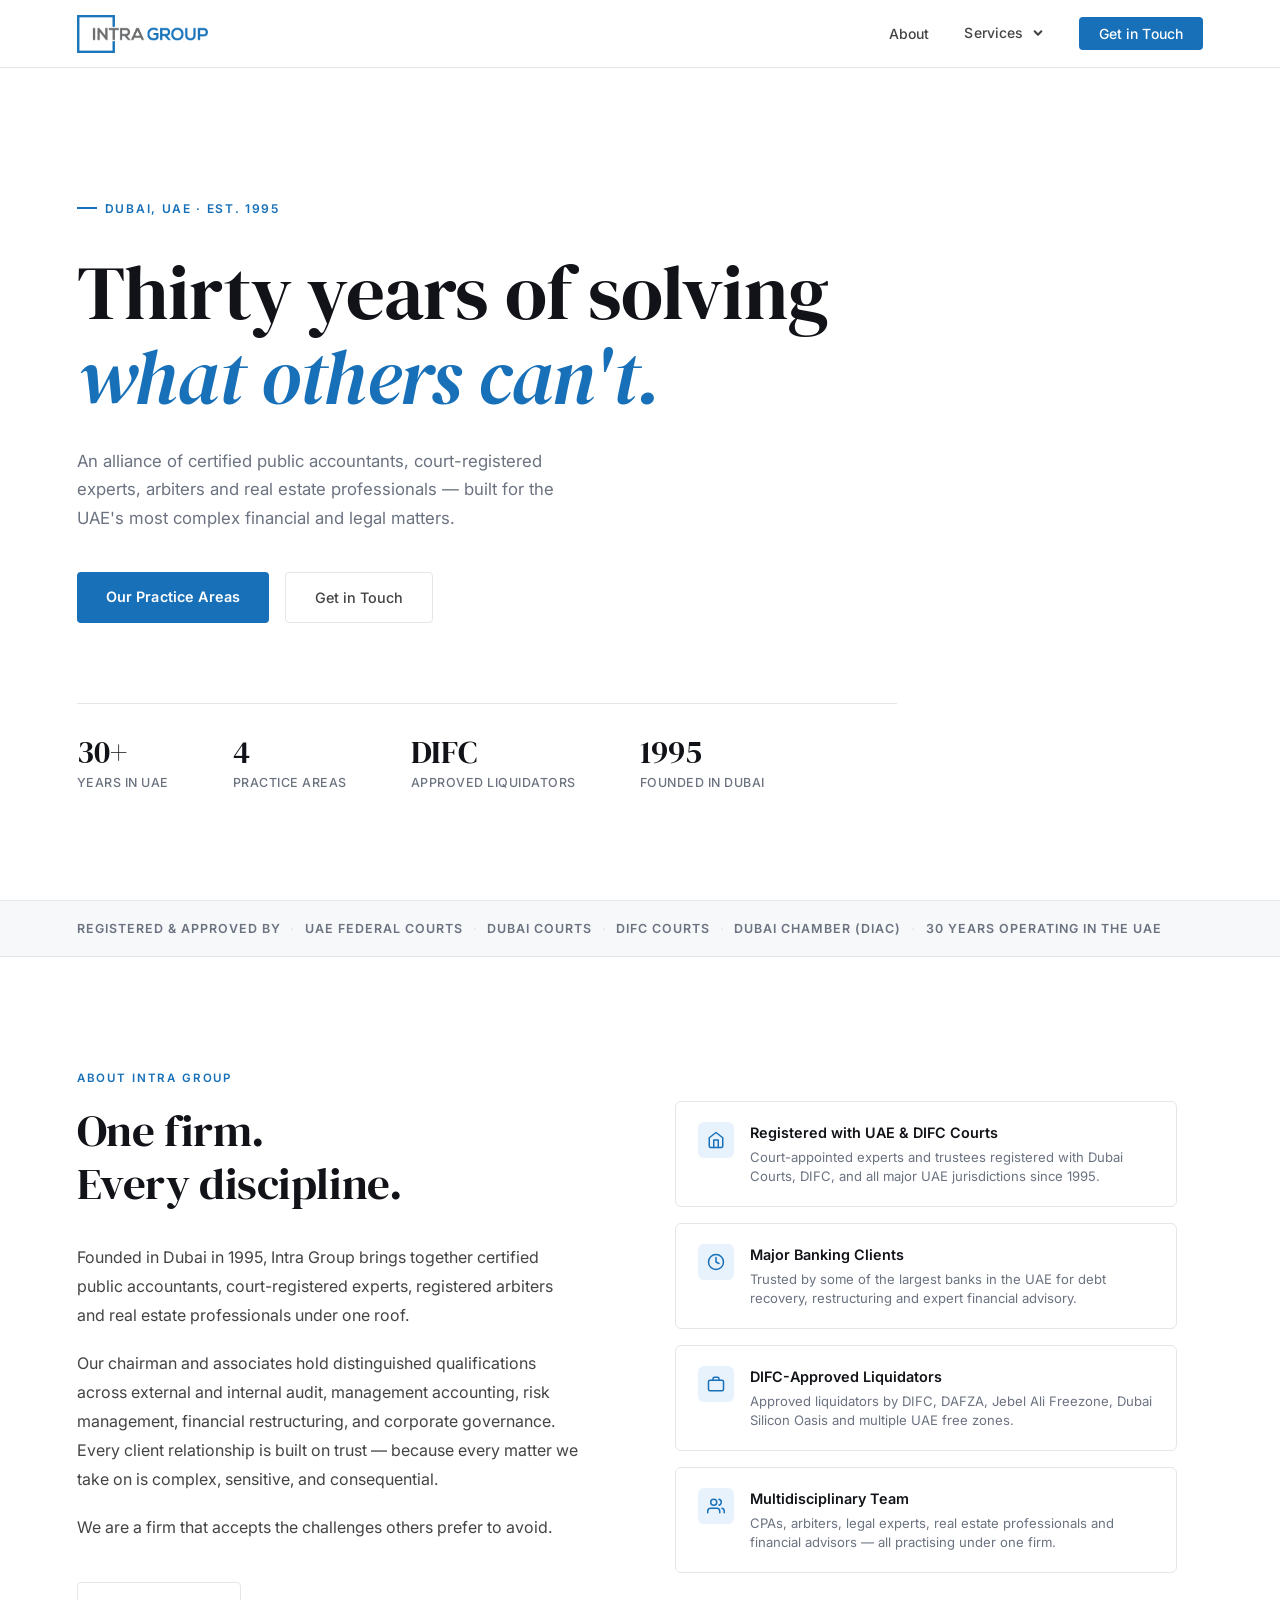
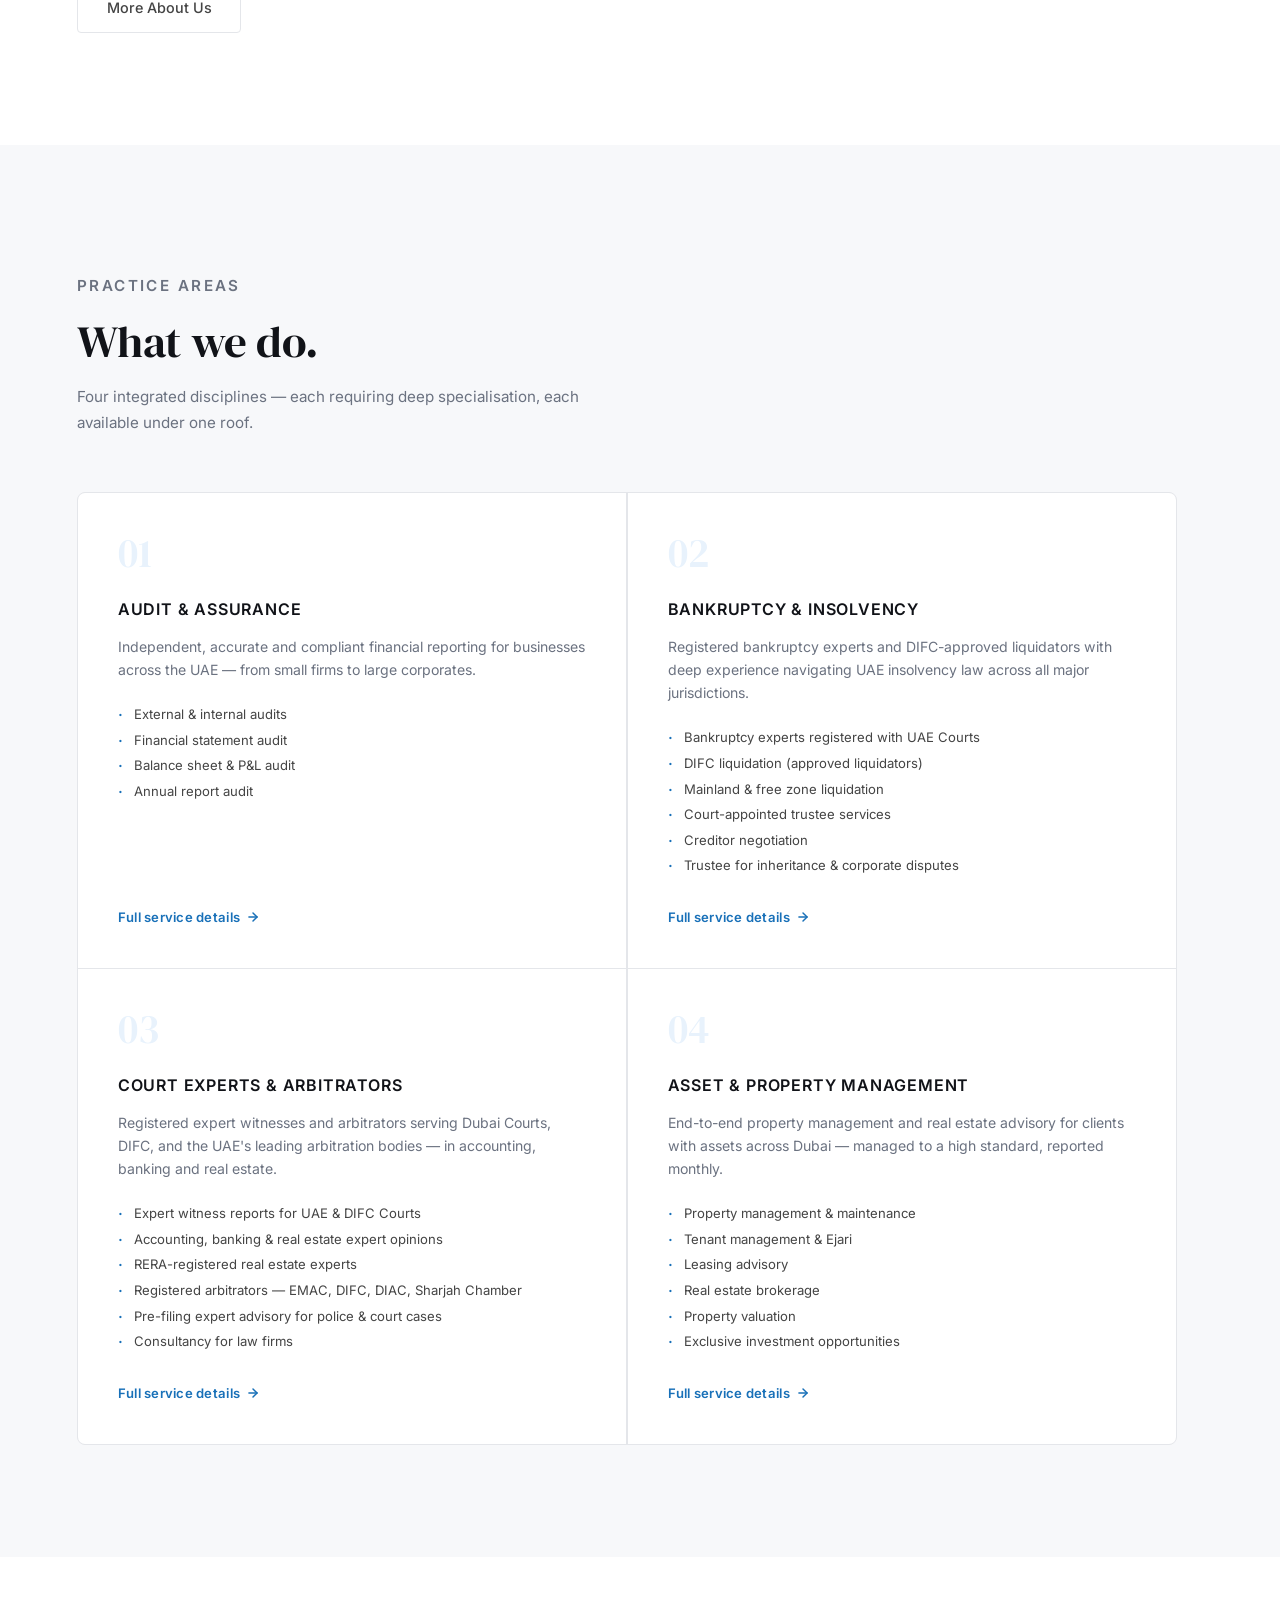
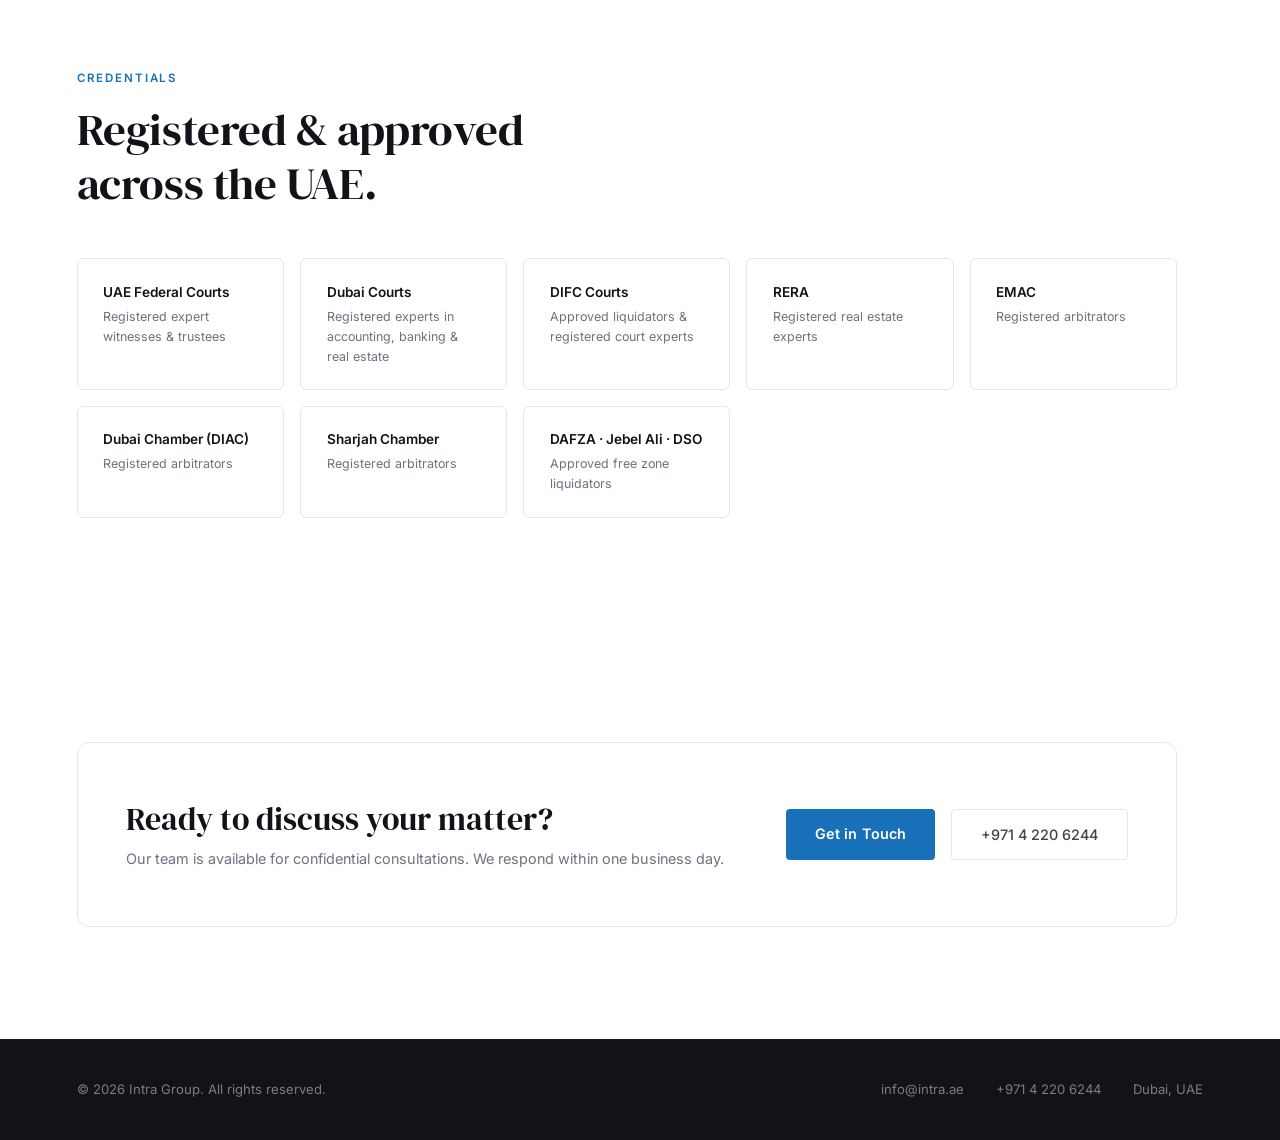
<file: index.html>
<!DOCTYPE html>
<html lang="en">
<head>
  <meta charset="UTF-8" />
  <meta name="viewport" content="width=device-width, initial-scale=1.0" />
  <title>Intra Group | Bankruptcy | DIFC Liquidation | Court Experts | Auditing | Dubai</title>
  <meta name="description" content="Intra Group — 30 years of financial and legal expertise in the UAE. DIFC-approved liquidators, court-appointed experts in accounting, banking and real estate, registered arbitrators, and audit professionals serving Dubai Courts since 1995." />
  <meta name="keywords" content="DIFC liquidation Dubai, bankruptcy UAE, court expert witness accounting, arbitration Dubai, DIFC approved liquidator, audit firm Dubai, expert witness UAE, court appointed expert Dubai, bankruptcy trustee UAE" />
  <link rel="preconnect" href="https://fonts.googleapis.com" />
  <link rel="preconnect" href="https://fonts.gstatic.com" crossorigin />
  <link href="https://fonts.googleapis.com/css2?family=DM+Serif+Display:ital@0;1&family=Inter:wght@300;400;500;600&display=swap" rel="stylesheet" />
  <link rel="stylesheet" href="style.css" />
</head>
<body>

  <!-- NAV -->
  <nav id="site-nav"></nav>
  <script src="nav.js"></script>

  <!-- HERO -->
  <section id="home">
    <div class="hero-inner">
      <p class="hero-tag">Dubai, UAE · Est. 1995</p>
      <h1 class="hero-title">Thirty years of solving<br><em>what others can't.</em></h1>
      <p class="hero-sub">An alliance of certified public accountants, court-registered experts, arbiters and real estate professionals — built for the UAE's most complex financial and legal matters.</p>
      <div class="hero-actions">
        <a href="#services" class="btn-primary">Our Practice Areas</a>
        <a href="contact.html" class="btn-ghost">Get in Touch</a>
      </div>
      <div class="hero-stats">
        <div class="stat-item">
          <div class="stat-number">30+</div>
          <div class="stat-label">Years in UAE</div>
        </div>
        <div class="stat-item">
          <div class="stat-number">4</div>
          <div class="stat-label">Practice Areas</div>
        </div>
        <div class="stat-item">
          <div class="stat-number">DIFC</div>
          <div class="stat-label">Approved Liquidators</div>
        </div>
        <div class="stat-item">
          <div class="stat-number">1995</div>
          <div class="stat-label">Founded in Dubai</div>
        </div>
      </div>
    </div>
  </section>

  <!-- TRUST STRIP -->
  <div class="trust-strip">
    Registered &amp; Approved by
    <span>·</span> UAE Federal Courts
    <span>·</span> Dubai Courts
    <span>·</span> DIFC Courts
    <span>·</span> Dubai Chamber (DIAC)
    <span>·</span> 30 Years Operating in the UAE
  </div>

  <!-- ABOUT -->
  <section id="about">
    <div class="container">
      <div class="about-grid">
        <div>
          <p class="section-tag">About Intra Group</p>
          <h2 class="section-title">One firm.<br>Every discipline.</h2>
          <div class="about-body">
            <p>Founded in Dubai in 1995, Intra Group brings together certified public accountants, court-registered experts, registered arbiters and real estate professionals under one roof.</p>
            <p>Our chairman and associates hold distinguished qualifications across external and internal audit, management accounting, risk management, financial restructuring, and corporate governance. Every client relationship is built on trust — because every matter we take on is complex, sensitive, and consequential.</p>
            <p>We are a firm that accepts the challenges others prefer to avoid.</p>
          </div>
          <div style="margin-top:2.5rem;">
            <a href="about.html" class="btn-ghost">More About Us</a>
          </div>
        </div>
        <div class="about-credentials">
          <div class="credential">
            <div class="credential-icon">
              <svg width="18" height="18" viewBox="0 0 24 24" fill="none" stroke="#1870b8" stroke-width="2" stroke-linecap="round" stroke-linejoin="round"><path d="M3 9l9-7 9 7v11a2 2 0 0 1-2 2H5a2 2 0 0 1-2-2z"/><polyline points="9 22 9 12 15 12 15 22"/></svg>
            </div>
            <div class="credential-text">
              <h4>Registered with UAE &amp; DIFC Courts</h4>
              <p>Court-appointed experts and trustees registered with Dubai Courts, DIFC, and all major UAE jurisdictions since 1995.</p>
            </div>
          </div>
          <div class="credential">
            <div class="credential-icon">
              <svg width="18" height="18" viewBox="0 0 24 24" fill="none" stroke="#1870b8" stroke-width="2" stroke-linecap="round" stroke-linejoin="round"><circle cx="12" cy="12" r="10"/><polyline points="12 6 12 12 16 14"/></svg>
            </div>
            <div class="credential-text">
              <h4>Major Banking Clients</h4>
              <p>Trusted by some of the largest banks in the UAE for debt recovery, restructuring and expert financial advisory.</p>
            </div>
          </div>
          <div class="credential">
            <div class="credential-icon">
              <svg width="18" height="18" viewBox="0 0 24 24" fill="none" stroke="#1870b8" stroke-width="2" stroke-linecap="round" stroke-linejoin="round"><rect x="2" y="7" width="20" height="14" rx="2"/><path d="M16 7V5a2 2 0 0 0-2-2h-4a2 2 0 0 0-2 2v2"/></svg>
            </div>
            <div class="credential-text">
              <h4>DIFC-Approved Liquidators</h4>
              <p>Approved liquidators by DIFC, DAFZA, Jebel Ali Freezone, Dubai Silicon Oasis and multiple UAE free zones.</p>
            </div>
          </div>
          <div class="credential">
            <div class="credential-icon">
              <svg width="18" height="18" viewBox="0 0 24 24" fill="none" stroke="#1870b8" stroke-width="2" stroke-linecap="round" stroke-linejoin="round"><path d="M17 21v-2a4 4 0 0 0-4-4H5a4 4 0 0 0-4 4v2"/><circle cx="9" cy="7" r="4"/><path d="M23 21v-2a4 4 0 0 0-3-3.87"/><path d="M16 3.13a4 4 0 0 1 0 7.75"/></svg>
            </div>
            <div class="credential-text">
              <h4>Multidisciplinary Team</h4>
              <p>CPAs, arbiters, legal experts, real estate professionals and financial advisors — all practising under one firm.</p>
            </div>
          </div>
        </div>
      </div>
    </div>
  </section>

  <!-- PILLARS -->
  <section id="services">
    <div class="container">
      <div class="pillars-header">
        <p class="section-tag">Practice Areas</p>
        <h2 class="section-title">What we do.</h2>
        <p>Four integrated disciplines — each requiring deep specialisation, each available under one roof.</p>
      </div>
      <div class="pillars-grid">

        <div class="pillar">
          <div class="pillar-number">01</div>
          <h3>Audit &amp; Assurance</h3>
          <p class="pillar-desc">Independent, accurate and compliant financial reporting for businesses across the UAE — from small firms to large corporates.</p>
          <ul class="pillar-services">
            <li>External &amp; internal audits</li>
            <li>Financial statement audit</li>
            <li>Balance sheet &amp; P&amp;L audit</li>
            <li>Annual report audit</li>
          </ul>
          <a href="services/audit.html" class="pillar-link">Full service details
            <svg width="14" height="14" viewBox="0 0 24 24" fill="none" stroke="currentColor" stroke-width="2.5" stroke-linecap="round" stroke-linejoin="round"><line x1="5" y1="12" x2="19" y2="12"/><polyline points="12 5 19 12 12 19"/></svg>
          </a>
        </div>

        <div class="pillar">
          <div class="pillar-number">02</div>
          <h3>Bankruptcy &amp; Insolvency</h3>
          <p class="pillar-desc">Registered bankruptcy experts and DIFC-approved liquidators with deep experience navigating UAE insolvency law across all major jurisdictions.</p>
          <ul class="pillar-services">
            <li>Bankruptcy experts registered with UAE Courts</li>
            <li>DIFC liquidation (approved liquidators)</li>
            <li>Mainland &amp; free zone liquidation</li>
            <li>Court-appointed trustee services</li>
            <li>Creditor negotiation</li>
            <li>Trustee for inheritance &amp; corporate disputes</li>
          </ul>
          <a href="services/bankruptcy.html" class="pillar-link">Full service details
            <svg width="14" height="14" viewBox="0 0 24 24" fill="none" stroke="currentColor" stroke-width="2.5" stroke-linecap="round" stroke-linejoin="round"><line x1="5" y1="12" x2="19" y2="12"/><polyline points="12 5 19 12 12 19"/></svg>
          </a>
        </div>

        <div class="pillar">
          <div class="pillar-number">03</div>
          <h3>Court Experts &amp; Arbitrators</h3>
          <p class="pillar-desc">Registered expert witnesses and arbitrators serving Dubai Courts, DIFC, and the UAE's leading arbitration bodies — in accounting, banking and real estate.</p>
          <ul class="pillar-services">
            <li>Expert witness reports for UAE &amp; DIFC Courts</li>
            <li>Accounting, banking &amp; real estate expert opinions</li>
            <li>RERA-registered real estate experts</li>
            <li>Registered arbitrators — EMAC, DIFC, DIAC, Sharjah Chamber</li>
            <li>Pre-filing expert advisory for police &amp; court cases</li>
            <li>Consultancy for law firms</li>
          </ul>
          <a href="services/court-experts.html" class="pillar-link">Full service details
            <svg width="14" height="14" viewBox="0 0 24 24" fill="none" stroke="currentColor" stroke-width="2.5" stroke-linecap="round" stroke-linejoin="round"><line x1="5" y1="12" x2="19" y2="12"/><polyline points="12 5 19 12 12 19"/></svg>
          </a>
        </div>

        <div class="pillar">
          <div class="pillar-number">04</div>
          <h3>Asset &amp; Property Management</h3>
          <p class="pillar-desc">End-to-end property management and real estate advisory for clients with assets across Dubai — managed to a high standard, reported monthly.</p>
          <ul class="pillar-services">
            <li>Property management &amp; maintenance</li>
            <li>Tenant management &amp; Ejari</li>
            <li>Leasing advisory</li>
            <li>Real estate brokerage</li>
            <li>Property valuation</li>
            <li>Exclusive investment opportunities</li>
          </ul>
          <a href="services/property.html" class="pillar-link">Full service details
            <svg width="14" height="14" viewBox="0 0 24 24" fill="none" stroke="currentColor" stroke-width="2.5" stroke-linecap="round" stroke-linejoin="round"><line x1="5" y1="12" x2="19" y2="12"/><polyline points="12 5 19 12 12 19"/></svg>
          </a>
        </div>

      </div>
    </div>
  </section>

  <!-- REGISTRATIONS -->
  <section id="registrations">
    <div class="container">
      <p class="section-tag">Credentials</p>
      <h2 class="section-title">Registered &amp; approved<br>across the UAE.</h2>
      <div class="reg-grid">
        <div class="reg-item">
          <div class="reg-body">UAE Federal Courts</div>
          <div class="reg-sub">Registered expert witnesses &amp; trustees</div>
        </div>
        <div class="reg-item">
          <div class="reg-body">Dubai Courts</div>
          <div class="reg-sub">Registered experts in accounting, banking &amp; real estate</div>
        </div>
        <div class="reg-item">
          <div class="reg-body">DIFC Courts</div>
          <div class="reg-sub">Approved liquidators &amp; registered court experts</div>
        </div>
        <div class="reg-item">
          <div class="reg-body">RERA</div>
          <div class="reg-sub">Registered real estate experts</div>
        </div>
        <div class="reg-item">
          <div class="reg-body">EMAC</div>
          <div class="reg-sub">Registered arbitrators</div>
        </div>
        <div class="reg-item">
          <div class="reg-body">Dubai Chamber (DIAC)</div>
          <div class="reg-sub">Registered arbitrators</div>
        </div>
        <div class="reg-item">
          <div class="reg-body">Sharjah Chamber</div>
          <div class="reg-sub">Registered arbitrators</div>
        </div>
        <div class="reg-item">
          <div class="reg-body">DAFZA · Jebel Ali · DSO</div>
          <div class="reg-sub">Approved free zone liquidators</div>
        </div>
      </div>
    </div>
  </section>

  <!-- CONTACT CTA -->
  <section class="home-cta">
    <div class="container">
      <div class="home-cta-inner">
        <div>
          <h2>Ready to discuss your matter?</h2>
          <p>Our team is available for confidential consultations. We respond within one business day.</p>
        </div>
        <div style="display:flex; gap:1rem; flex-shrink:0; flex-wrap:wrap;">
          <a href="contact.html" class="btn-primary">Get in Touch</a>
          <a href="tel:+97142206244" class="btn-ghost">+971 4 220 6244</a>
        </div>
      </div>
    </div>
  </section>

  <!-- FOOTER -->
  <footer>
    <span>© 2026 Intra Group. All rights reserved.</span>
    <div class="footer-right">
      <a href="mailto:info@intra.ae">info@intra.ae</a>
      <a href="tel:+97142206244">+971 4 220 6244</a>
      <span>Dubai, UAE</span>
    </div>
  </footer>

</body>
</html>
</file>
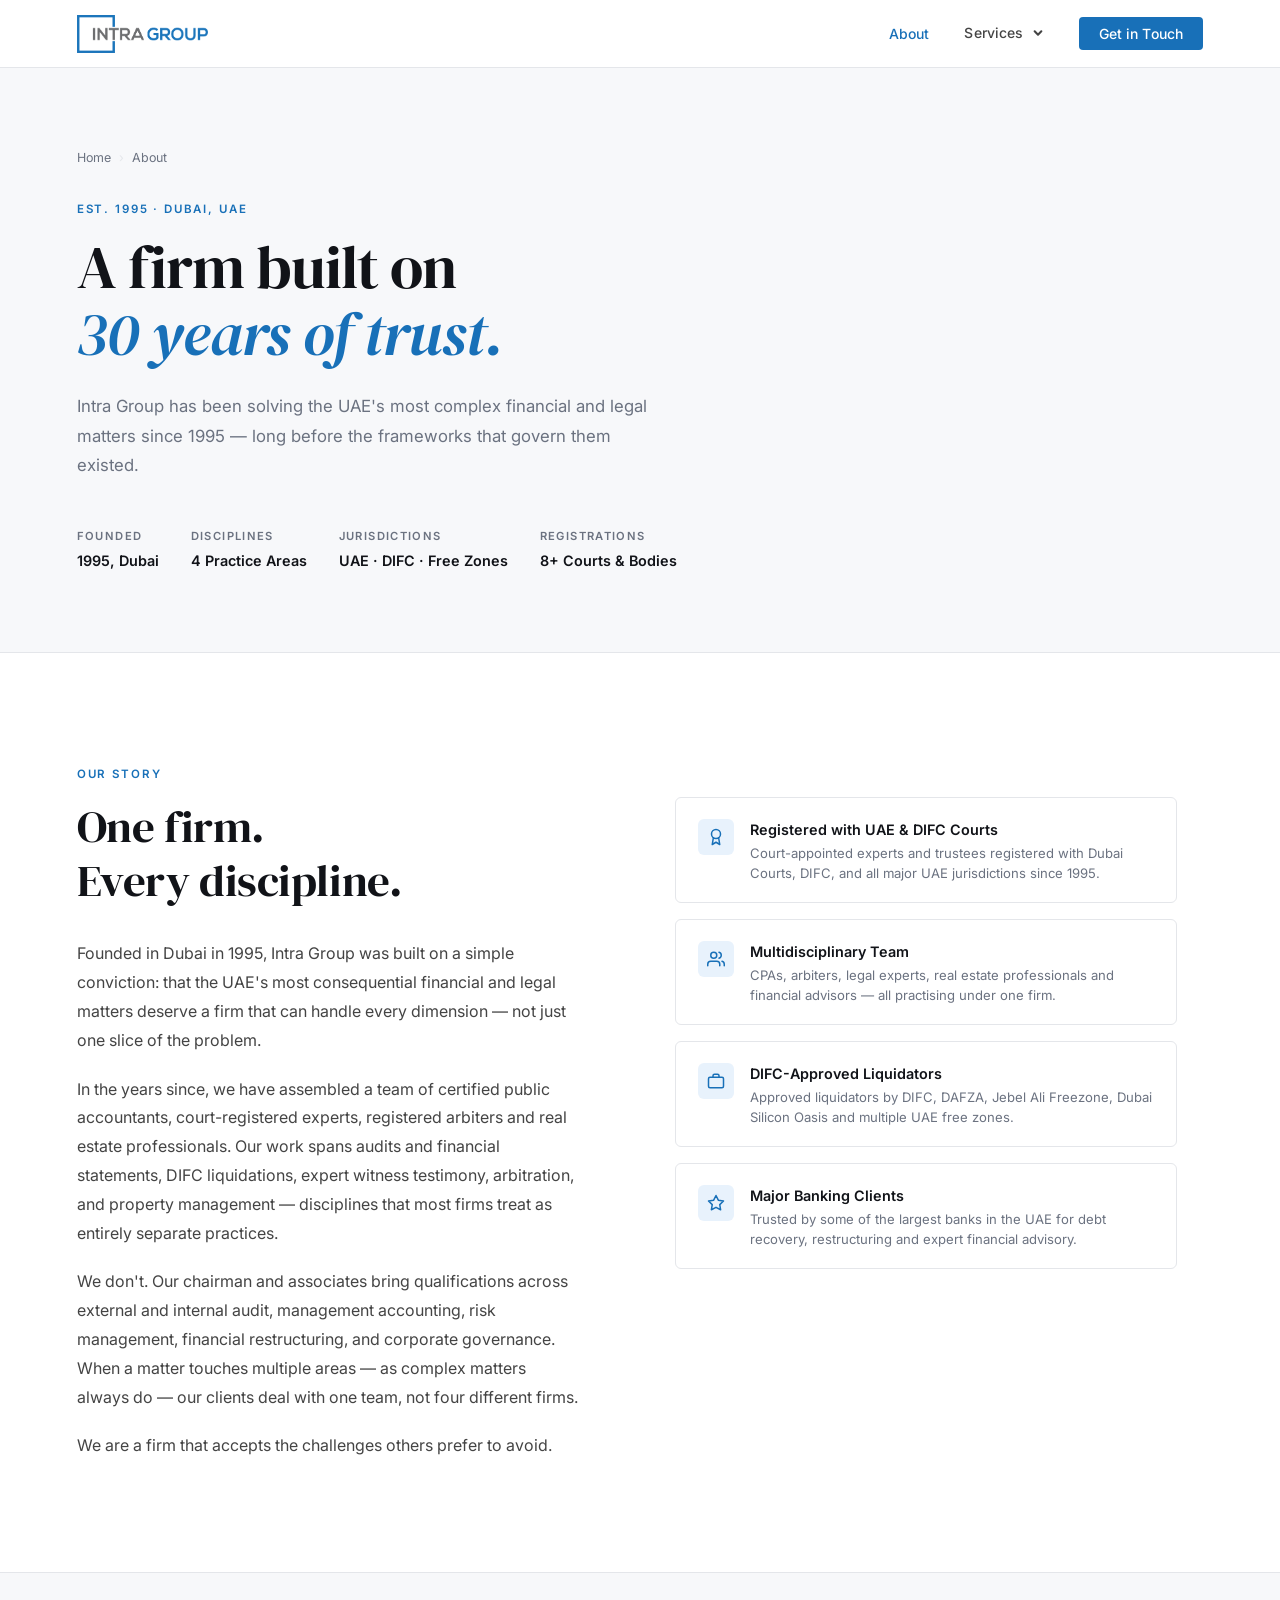
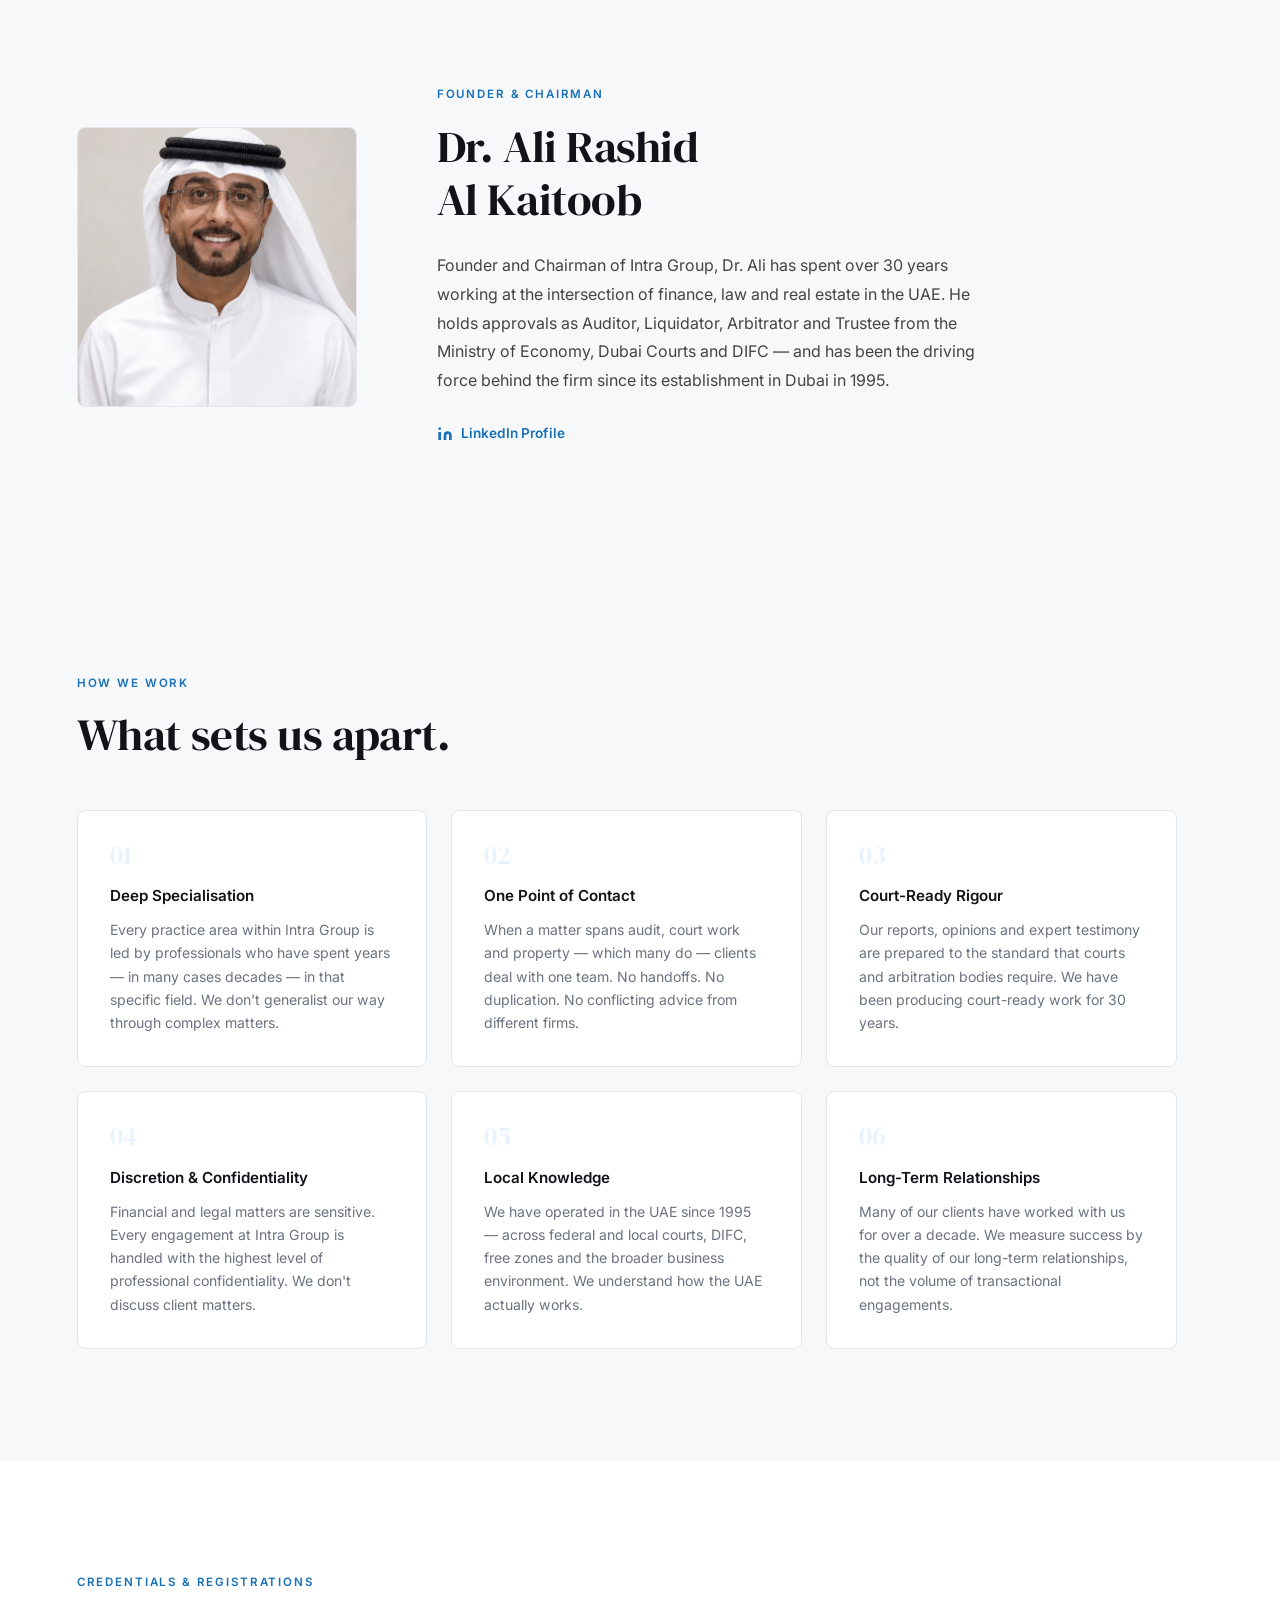
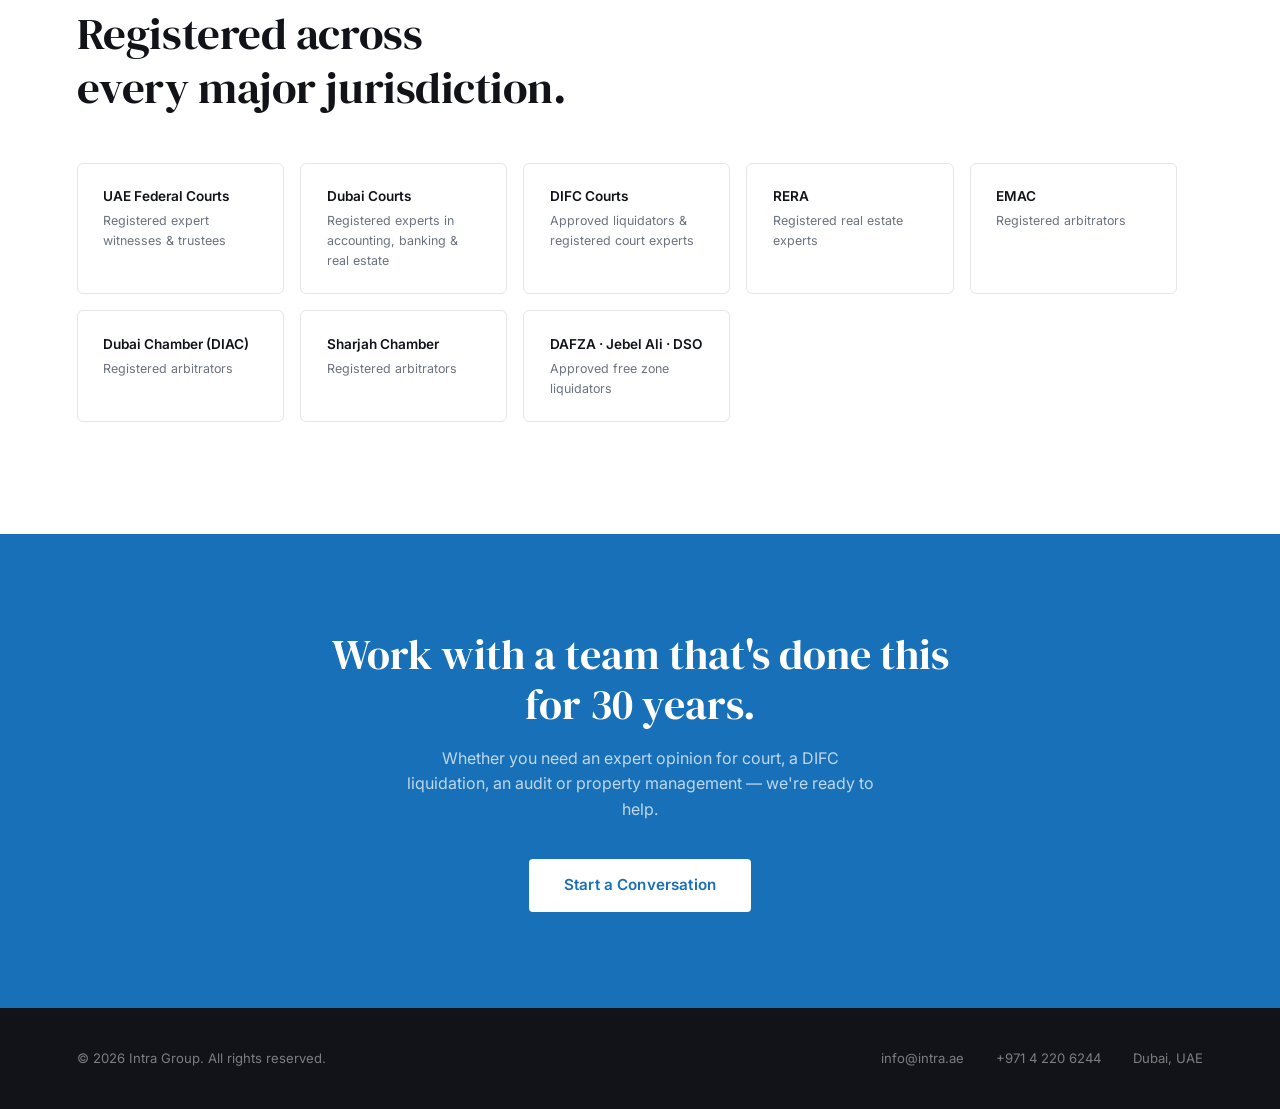
<file: about.html>
<!DOCTYPE html>
<html lang="en">
<head>
  <meta charset="UTF-8" />
  <meta name="viewport" content="width=device-width, initial-scale=1.0" />
  <title>About Intra Group | Audit, Bankruptcy & Court Experts — Dubai, UAE Since 1995</title>
  <meta name="description" content="Intra Group was founded in Dubai in 1995. A multidisciplinary firm of CPAs, court-registered experts, arbitrators and real estate professionals serving UAE courts and businesses for over 30 years." />
  <link rel="preconnect" href="https://fonts.googleapis.com" />
  <link rel="preconnect" href="https://fonts.gstatic.com" crossorigin />
  <link href="https://fonts.googleapis.com/css2?family=DM+Serif+Display:ital@0;1&family=Inter:wght@300;400;500;600&display=swap" rel="stylesheet" />
  <link rel="stylesheet" href="style.css" />
</head>
<body>

  <!-- NAV -->
  <nav id="site-nav"></nav>
  <script src="nav.js"></script>

  <!-- PAGE HEADER -->
  <div class="page-header">
    <div class="container">
      <div class="breadcrumb">
        <a href="index.html">Home</a>
        <span class="sep">›</span>
        <span>About</span>
      </div>
      <p class="section-tag">Est. 1995 · Dubai, UAE</p>
      <h1 class="page-title">A firm built on<br><em>30 years of trust.</em></h1>
      <p class="page-sub">Intra Group has been solving the UAE's most complex financial and legal matters since 1995 — long before the frameworks that govern them existed.</p>
      <div class="page-header-meta">
        <div class="meta-item">
          <span class="meta-label">Founded</span>
          <span class="meta-value">1995, Dubai</span>
        </div>
        <div class="meta-item">
          <span class="meta-label">Disciplines</span>
          <span class="meta-value">4 Practice Areas</span>
        </div>
        <div class="meta-item">
          <span class="meta-label">Jurisdictions</span>
          <span class="meta-value">UAE · DIFC · Free Zones</span>
        </div>
        <div class="meta-item">
          <span class="meta-label">Registrations</span>
          <span class="meta-value">8+ Courts &amp; Bodies</span>
        </div>
      </div>
    </div>
  </div>

  <!-- STORY -->
  <section>
    <div class="container">
      <div class="about-grid">
        <div>
          <p class="section-tag">Our Story</p>
          <h2 class="section-title">One firm.<br>Every discipline.</h2>
          <div class="about-body">
            <p>Founded in Dubai in 1995, Intra Group was built on a simple conviction: that the UAE's most consequential financial and legal matters deserve a firm that can handle every dimension — not just one slice of the problem.</p>
            <p>In the years since, we have assembled a team of certified public accountants, court-registered experts, registered arbiters and real estate professionals. Our work spans audits and financial statements, DIFC liquidations, expert witness testimony, arbitration, and property management — disciplines that most firms treat as entirely separate practices.</p>
            <p>We don't. Our chairman and associates bring qualifications across external and internal audit, management accounting, risk management, financial restructuring, and corporate governance. When a matter touches multiple areas — as complex matters always do — our clients deal with one team, not four different firms.</p>
            <p>We are a firm that accepts the challenges others prefer to avoid.</p>
          </div>
        </div>
        <div class="about-credentials">
          <div class="credential">
            <div class="credential-icon">
              <svg width="18" height="18" viewBox="0 0 24 24" fill="none" stroke="#1870b8" stroke-width="2" stroke-linecap="round" stroke-linejoin="round"><circle cx="12" cy="8" r="6"/><path d="M15.477 12.89L17 22l-5-3-5 3 1.523-9.11"/></svg>
            </div>
            <div class="credential-text">
              <h4>Registered with UAE &amp; DIFC Courts</h4>
              <p>Court-appointed experts and trustees registered with Dubai Courts, DIFC, and all major UAE jurisdictions since 1995.</p>
            </div>
          </div>
          <div class="credential">
            <div class="credential-icon">
              <svg width="18" height="18" viewBox="0 0 24 24" fill="none" stroke="#1870b8" stroke-width="2" stroke-linecap="round" stroke-linejoin="round"><path d="M17 21v-2a4 4 0 0 0-4-4H5a4 4 0 0 0-4 4v2"/><circle cx="9" cy="7" r="4"/><path d="M23 21v-2a4 4 0 0 0-3-3.87"/><path d="M16 3.13a4 4 0 0 1 0 7.75"/></svg>
            </div>
            <div class="credential-text">
              <h4>Multidisciplinary Team</h4>
              <p>CPAs, arbiters, legal experts, real estate professionals and financial advisors — all practising under one firm.</p>
            </div>
          </div>
          <div class="credential">
            <div class="credential-icon">
              <svg width="18" height="18" viewBox="0 0 24 24" fill="none" stroke="#1870b8" stroke-width="2" stroke-linecap="round" stroke-linejoin="round"><rect x="2" y="7" width="20" height="14" rx="2"/><path d="M16 7V5a2 2 0 0 0-2-2h-4a2 2 0 0 0-2 2v2"/></svg>
            </div>
            <div class="credential-text">
              <h4>DIFC-Approved Liquidators</h4>
              <p>Approved liquidators by DIFC, DAFZA, Jebel Ali Freezone, Dubai Silicon Oasis and multiple UAE free zones.</p>
            </div>
          </div>
          <div class="credential">
            <div class="credential-icon">
              <svg width="18" height="18" viewBox="0 0 24 24" fill="none" stroke="#1870b8" stroke-width="2" stroke-linecap="round" stroke-linejoin="round"><polygon points="12 2 15.09 8.26 22 9.27 17 14.14 18.18 21.02 12 17.77 5.82 21.02 7 14.14 2 9.27 8.91 8.26 12 2"/></svg>
            </div>
            <div class="credential-text">
              <h4>Major Banking Clients</h4>
              <p>Trusted by some of the largest banks in the UAE for debt recovery, restructuring and expert financial advisory.</p>
            </div>
          </div>
        </div>
      </div>
    </div>
  </section>

  <!-- FOUNDER -->
  <section style="background: var(--grey-light); border-top: 1px solid var(--border);">
    <div class="container">
      <div style="display:grid; grid-template-columns: 280px 1fr; gap: 5rem; align-items: center; max-width: 900px;">
        <div>
          <img src="Dr Ali.png" alt="Dr. Ali Rashid Al Kaitoob — Founder & Chairman, Intra Group"
               style="width:100%; aspect-ratio:1; object-fit:cover; border-radius:8px; border:1px solid var(--border); display:block;" />
        </div>
        <div>
          <p class="section-tag">Founder &amp; Chairman</p>
          <h2 class="section-title" style="margin-top:0.75rem;">Dr. Ali Rashid<br>Al Kaitoob</h2>
          <p style="margin-top:1.5rem; color:var(--text-mid); font-size:1rem; line-height:1.8;">Founder and Chairman of Intra Group, Dr. Ali has spent over 30 years working at the intersection of finance, law and real estate in the UAE. He holds approvals as Auditor, Liquidator, Arbitrator and Trustee from the Ministry of Economy, Dubai Courts and DIFC — and has been the driving force behind the firm since its establishment in Dubai in 1995.</p>
          <a href="https://www.linkedin.com/in/dr-ali-rashed-al-kaitoob-cpa-2a829888" target="_blank" rel="noopener"
             style="display:inline-flex; align-items:center; gap:0.5rem; margin-top:1.75rem; font-size:0.85rem; font-weight:600; color:var(--blue); text-decoration:none; letter-spacing:0.01em;">
            <svg width="16" height="16" viewBox="0 0 24 24" fill="currentColor"><path d="M16 8a6 6 0 0 1 6 6v7h-4v-7a2 2 0 0 0-2-2 2 2 0 0 0-2 2v7h-4v-7a6 6 0 0 1 6-6z"/><rect x="2" y="9" width="4" height="12"/><circle cx="4" cy="4" r="2"/></svg>
            LinkedIn Profile
          </a>
        </div>
      </div>
    </div>
  </section>

  <!-- VALUES -->
  <section style="background: var(--grey-light);">
    <div class="container">
      <p class="section-tag">How We Work</p>
      <h2 class="section-title">What sets us apart.</h2>
      <div class="values-grid">
        <div class="value-card">
          <div class="value-num">01</div>
          <h3>Deep Specialisation</h3>
          <p>Every practice area within Intra Group is led by professionals who have spent years — in many cases decades — in that specific field. We don't generalist our way through complex matters.</p>
        </div>
        <div class="value-card">
          <div class="value-num">02</div>
          <h3>One Point of Contact</h3>
          <p>When a matter spans audit, court work and property — which many do — clients deal with one team. No handoffs. No duplication. No conflicting advice from different firms.</p>
        </div>
        <div class="value-card">
          <div class="value-num">03</div>
          <h3>Court-Ready Rigour</h3>
          <p>Our reports, opinions and expert testimony are prepared to the standard that courts and arbitration bodies require. We have been producing court-ready work for 30 years.</p>
        </div>
        <div class="value-card">
          <div class="value-num">04</div>
          <h3>Discretion &amp; Confidentiality</h3>
          <p>Financial and legal matters are sensitive. Every engagement at Intra Group is handled with the highest level of professional confidentiality. We don't discuss client matters.</p>
        </div>
        <div class="value-card">
          <div class="value-num">05</div>
          <h3>Local Knowledge</h3>
          <p>We have operated in the UAE since 1995 — across federal and local courts, DIFC, free zones and the broader business environment. We understand how the UAE actually works.</p>
        </div>
        <div class="value-card">
          <div class="value-num">06</div>
          <h3>Long-Term Relationships</h3>
          <p>Many of our clients have worked with us for over a decade. We measure success by the quality of our long-term relationships, not the volume of transactional engagements.</p>
        </div>
      </div>
    </div>
  </section>

  <!-- REGISTRATIONS -->
  <section>
    <div class="container">
      <p class="section-tag">Credentials &amp; Registrations</p>
      <h2 class="section-title">Registered across<br>every major jurisdiction.</h2>
      <div class="reg-grid">
        <div class="reg-item">
          <div class="reg-body">UAE Federal Courts</div>
          <div class="reg-sub">Registered expert witnesses &amp; trustees</div>
        </div>
        <div class="reg-item">
          <div class="reg-body">Dubai Courts</div>
          <div class="reg-sub">Registered experts in accounting, banking &amp; real estate</div>
        </div>
        <div class="reg-item">
          <div class="reg-body">DIFC Courts</div>
          <div class="reg-sub">Approved liquidators &amp; registered court experts</div>
        </div>
        <div class="reg-item">
          <div class="reg-body">RERA</div>
          <div class="reg-sub">Registered real estate experts</div>
        </div>
        <div class="reg-item">
          <div class="reg-body">EMAC</div>
          <div class="reg-sub">Registered arbitrators</div>
        </div>
        <div class="reg-item">
          <div class="reg-body">Dubai Chamber (DIAC)</div>
          <div class="reg-sub">Registered arbitrators</div>
        </div>
        <div class="reg-item">
          <div class="reg-body">Sharjah Chamber</div>
          <div class="reg-sub">Registered arbitrators</div>
        </div>
        <div class="reg-item">
          <div class="reg-body">DAFZA · Jebel Ali · DSO</div>
          <div class="reg-sub">Approved free zone liquidators</div>
        </div>
      </div>
    </div>
  </section>

  <!-- CTA -->
  <div class="cta-section">
    <div class="container">
      <h2>Work with a team that's done this for 30 years.</h2>
      <p>Whether you need an expert opinion for court, a DIFC liquidation, an audit or property management — we're ready to help.</p>
      <a href="contact.html" class="btn-white">Start a Conversation</a>
    </div>
  </div>

  <!-- FOOTER -->
  <footer>
    <span>© 2026 Intra Group. All rights reserved.</span>
    <div class="footer-right">
      <a href="mailto:info@intra.ae">info@intra.ae</a>
      <a href="tel:+97142206244">+971 4 220 6244</a>
      <span>Dubai, UAE</span>
    </div>
  </footer>

</body>
</html>
</file>
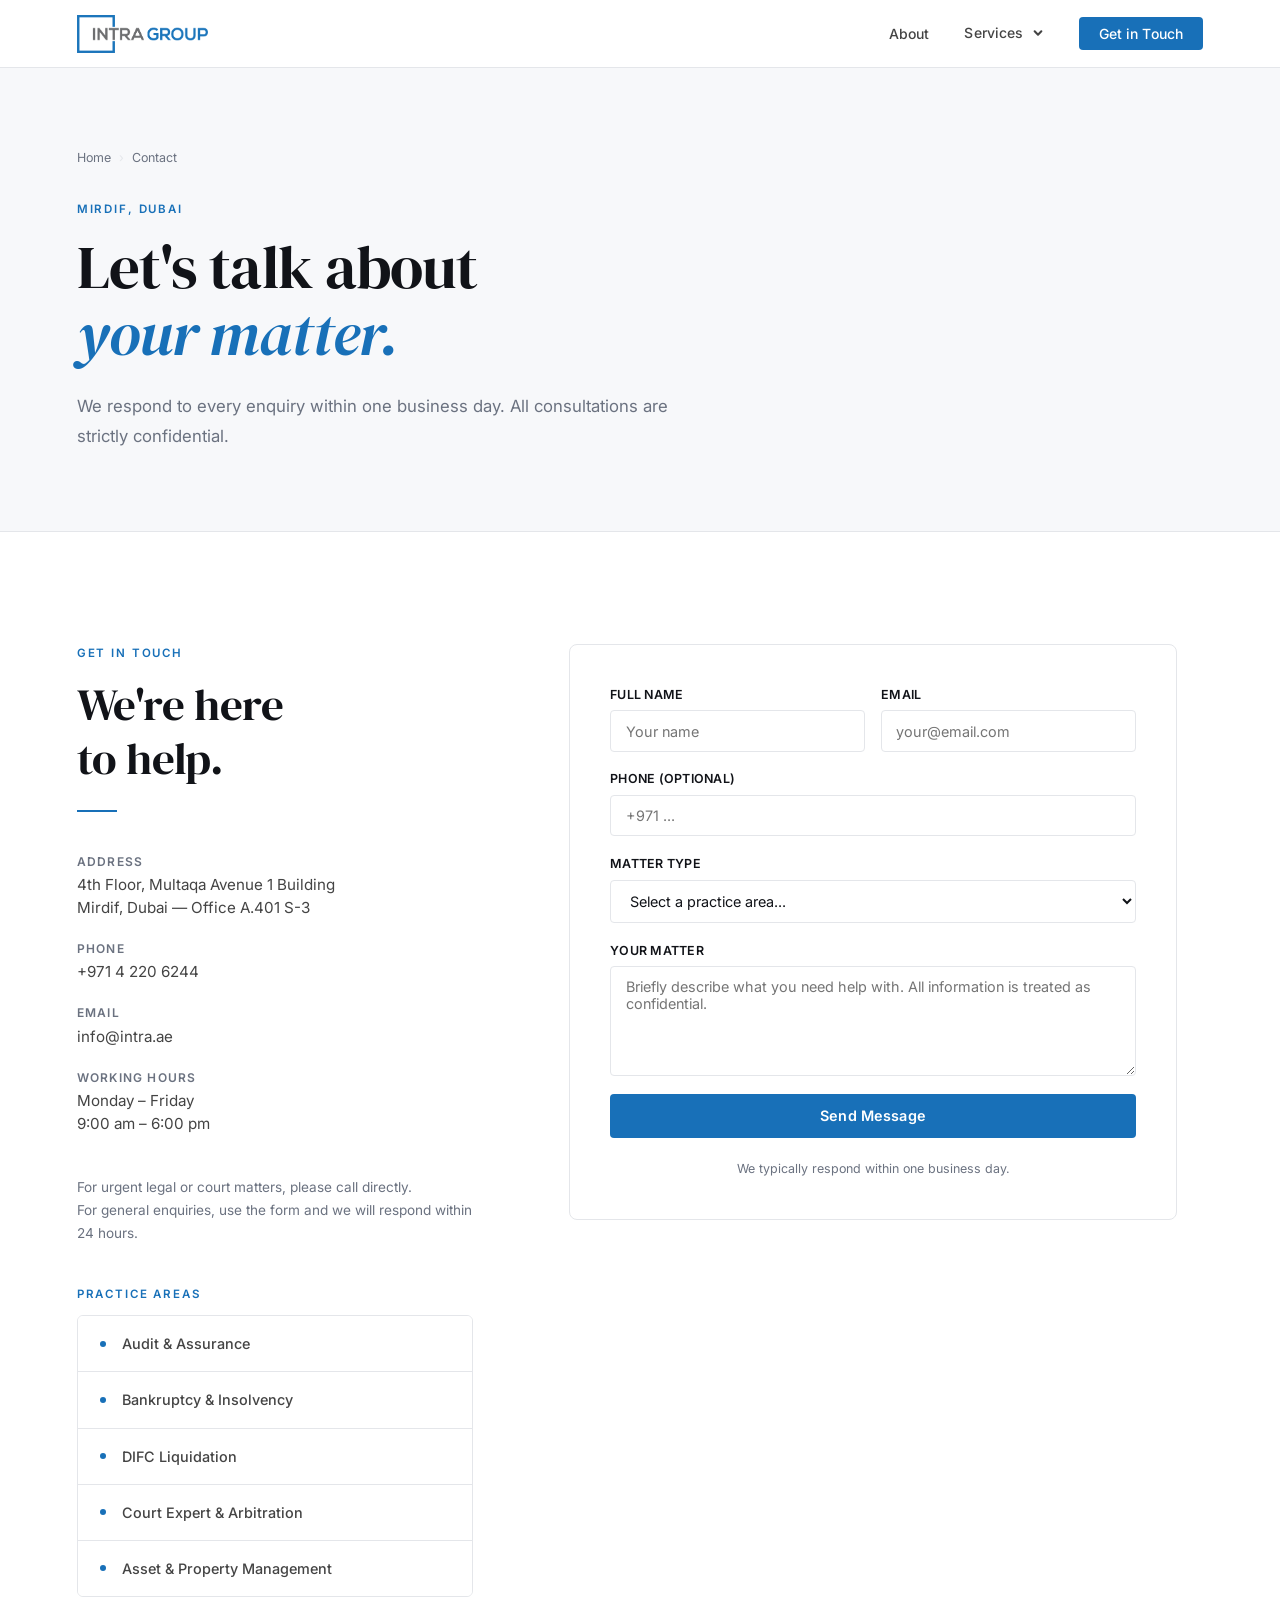
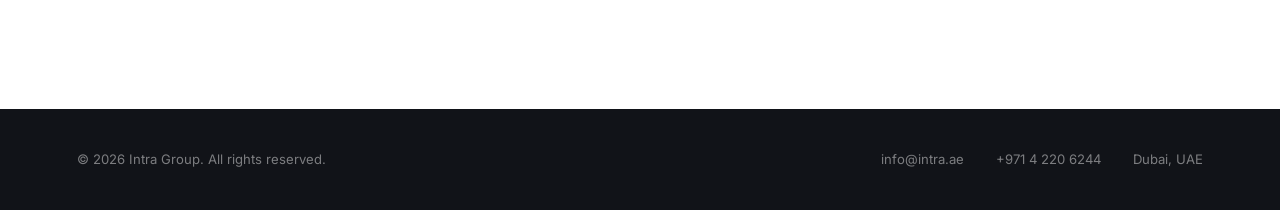
<file: contact.html>
<!DOCTYPE html>
<html lang="en">
<head>
  <meta charset="UTF-8" />
  <meta name="viewport" content="width=device-width, initial-scale=1.0" />
  <title>Contact Intra Group | Dubai Financial & Legal Experts | +971 4 220 6244</title>
  <meta name="description" content="Get in touch with Intra Group. Office in Mirdif, Dubai. Available for confidential consultations on audit, DIFC liquidation, court expert witness, arbitration and property management." />
  <link rel="preconnect" href="https://fonts.googleapis.com" />
  <link rel="preconnect" href="https://fonts.gstatic.com" crossorigin />
  <link href="https://fonts.googleapis.com/css2?family=DM+Serif+Display:ital@0;1&family=Inter:wght@300;400;500;600&display=swap" rel="stylesheet" />
  <link rel="stylesheet" href="style.css" />
</head>
<body>

  <!-- NAV -->
  <nav id="site-nav"></nav>
  <script src="nav.js"></script>

  <!-- PAGE HEADER -->
  <div class="page-header">
    <div class="container">
      <div class="breadcrumb">
        <a href="index.html">Home</a>
        <span class="sep">›</span>
        <span>Contact</span>
      </div>
      <p class="section-tag">Mirdif, Dubai</p>
      <h1 class="page-title">Let's talk about<br><em>your matter.</em></h1>
      <p class="page-sub">We respond to every enquiry within one business day. All consultations are strictly confidential.</p>
    </div>
  </div>

  <!-- CONTACT SECTION -->
  <section id="contact" style="background: var(--white);">
    <div class="container">
      <div class="contact-page-grid">

        <div class="contact-info-block">
          <div>
            <p class="section-tag">Get in Touch</p>
            <h2 class="section-title">We're here<br>to help.</h2>
            <div class="contact-divider"></div>
          </div>
          <div class="contact-details">
            <div class="contact-line">
              <strong>Address</strong>
              <span>4th Floor, Multaqa Avenue 1 Building<br>Mirdif, Dubai — Office A.401 S-3</span>
            </div>
            <div class="contact-line">
              <strong>Phone</strong>
              <a href="tel:+97142206244">+971 4 220 6244</a>
            </div>
            <div class="contact-line">
              <strong>Email</strong>
              <a href="mailto:info@intra.ae">info@intra.ae</a>
            </div>
            <div class="contact-line">
              <strong>Working Hours</strong>
              <span>Monday – Friday<br>9:00 am – 6:00 pm</span>
            </div>
          </div>

          <div>
            <p style="font-size:0.85rem; color: var(--text-light); line-height:1.7;">
              For urgent legal or court matters, please call directly.<br>
              For general enquiries, use the form and we will respond within 24 hours.
            </p>
          </div>

          <div>
            <p class="section-tag" style="margin-bottom:0.75rem;">Practice Areas</p>
            <ul class="service-list" style="border-radius:6px; font-size:0.85rem;">
              <li>Audit &amp; Assurance</li>
              <li>Bankruptcy &amp; Insolvency</li>
              <li>DIFC Liquidation</li>
              <li>Court Expert &amp; Arbitration</li>
              <li>Asset &amp; Property Management</li>
            </ul>
          </div>
        </div>

        <form class="contact-form" action="https://formspree.io/f/YOUR_FORM_ID" method="POST">
          <div class="form-row">
            <div class="form-group">
              <label for="name">Full Name</label>
              <input type="text" id="name" name="name" placeholder="Your name" required />
            </div>
            <div class="form-group">
              <label for="email">Email</label>
              <input type="email" id="email" name="email" placeholder="your@email.com" required />
            </div>
          </div>
          <div class="form-group">
            <label for="phone">Phone (optional)</label>
            <input type="tel" id="phone" name="phone" placeholder="+971 ..." />
          </div>
          <div class="form-group">
            <label for="service">Matter Type</label>
            <select id="service" name="service">
              <option value="">Select a practice area...</option>
              <option>Audit &amp; Assurance</option>
              <option>Bankruptcy &amp; Insolvency</option>
              <option>DIFC Liquidation</option>
              <option>Court Expert / Expert Witness</option>
              <option>Arbitration</option>
              <option>Trustee Services</option>
              <option>Asset &amp; Property Management</option>
              <option>Other</option>
            </select>
          </div>
          <div class="form-group">
            <label for="message">Your Matter</label>
            <textarea id="message" name="message" rows="5" placeholder="Briefly describe what you need help with. All information is treated as confidential."></textarea>
          </div>
          <button type="submit" class="btn-submit">Send Message</button>
          <p style="font-size:0.78rem; color:var(--text-light); text-align:center; margin-top:0.25rem;">
            We typically respond within one business day.
          </p>
        </form>

      </div>
    </div>
  </section>

  <!-- FOOTER -->
  <footer>
    <span>© 2026 Intra Group. All rights reserved.</span>
    <div class="footer-right">
      <a href="mailto:info@intra.ae">info@intra.ae</a>
      <a href="tel:+97142206244">+971 4 220 6244</a>
      <span>Dubai, UAE</span>
    </div>
  </footer>

</body>
</html>
</file>
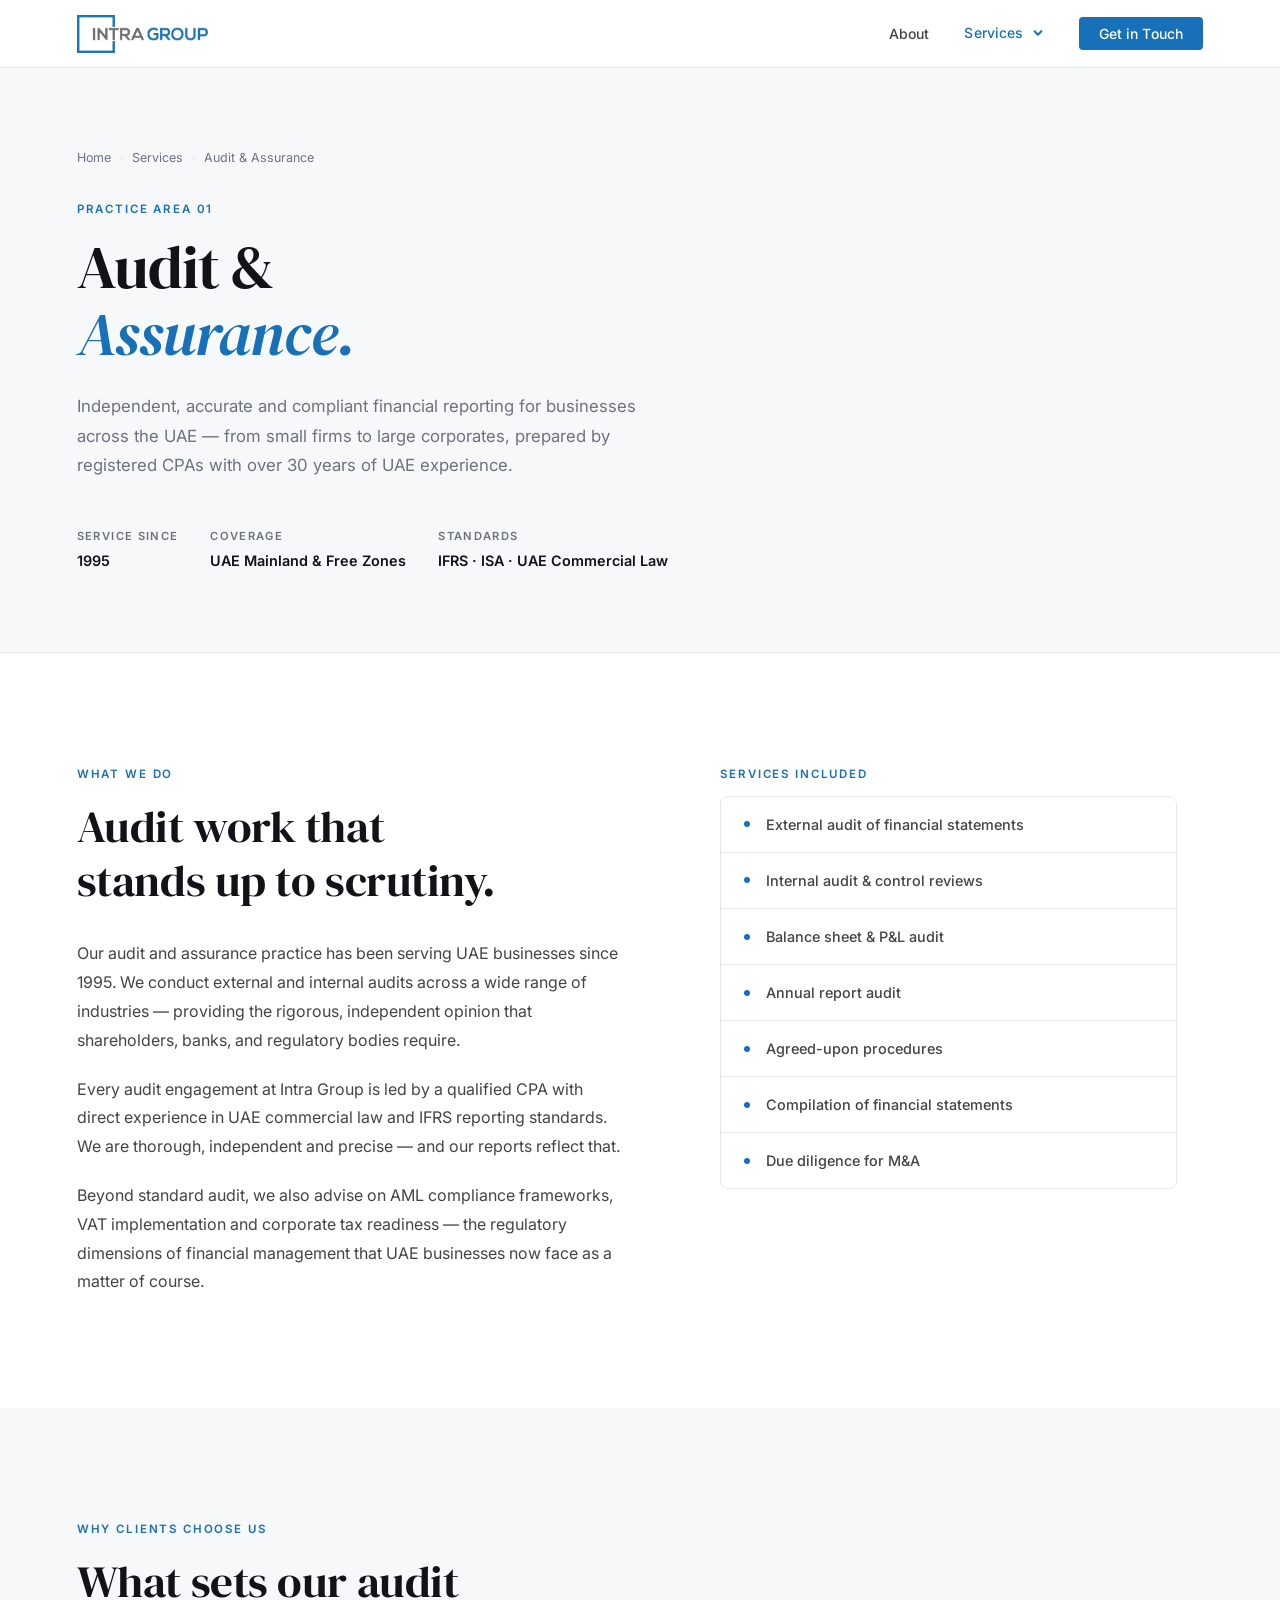
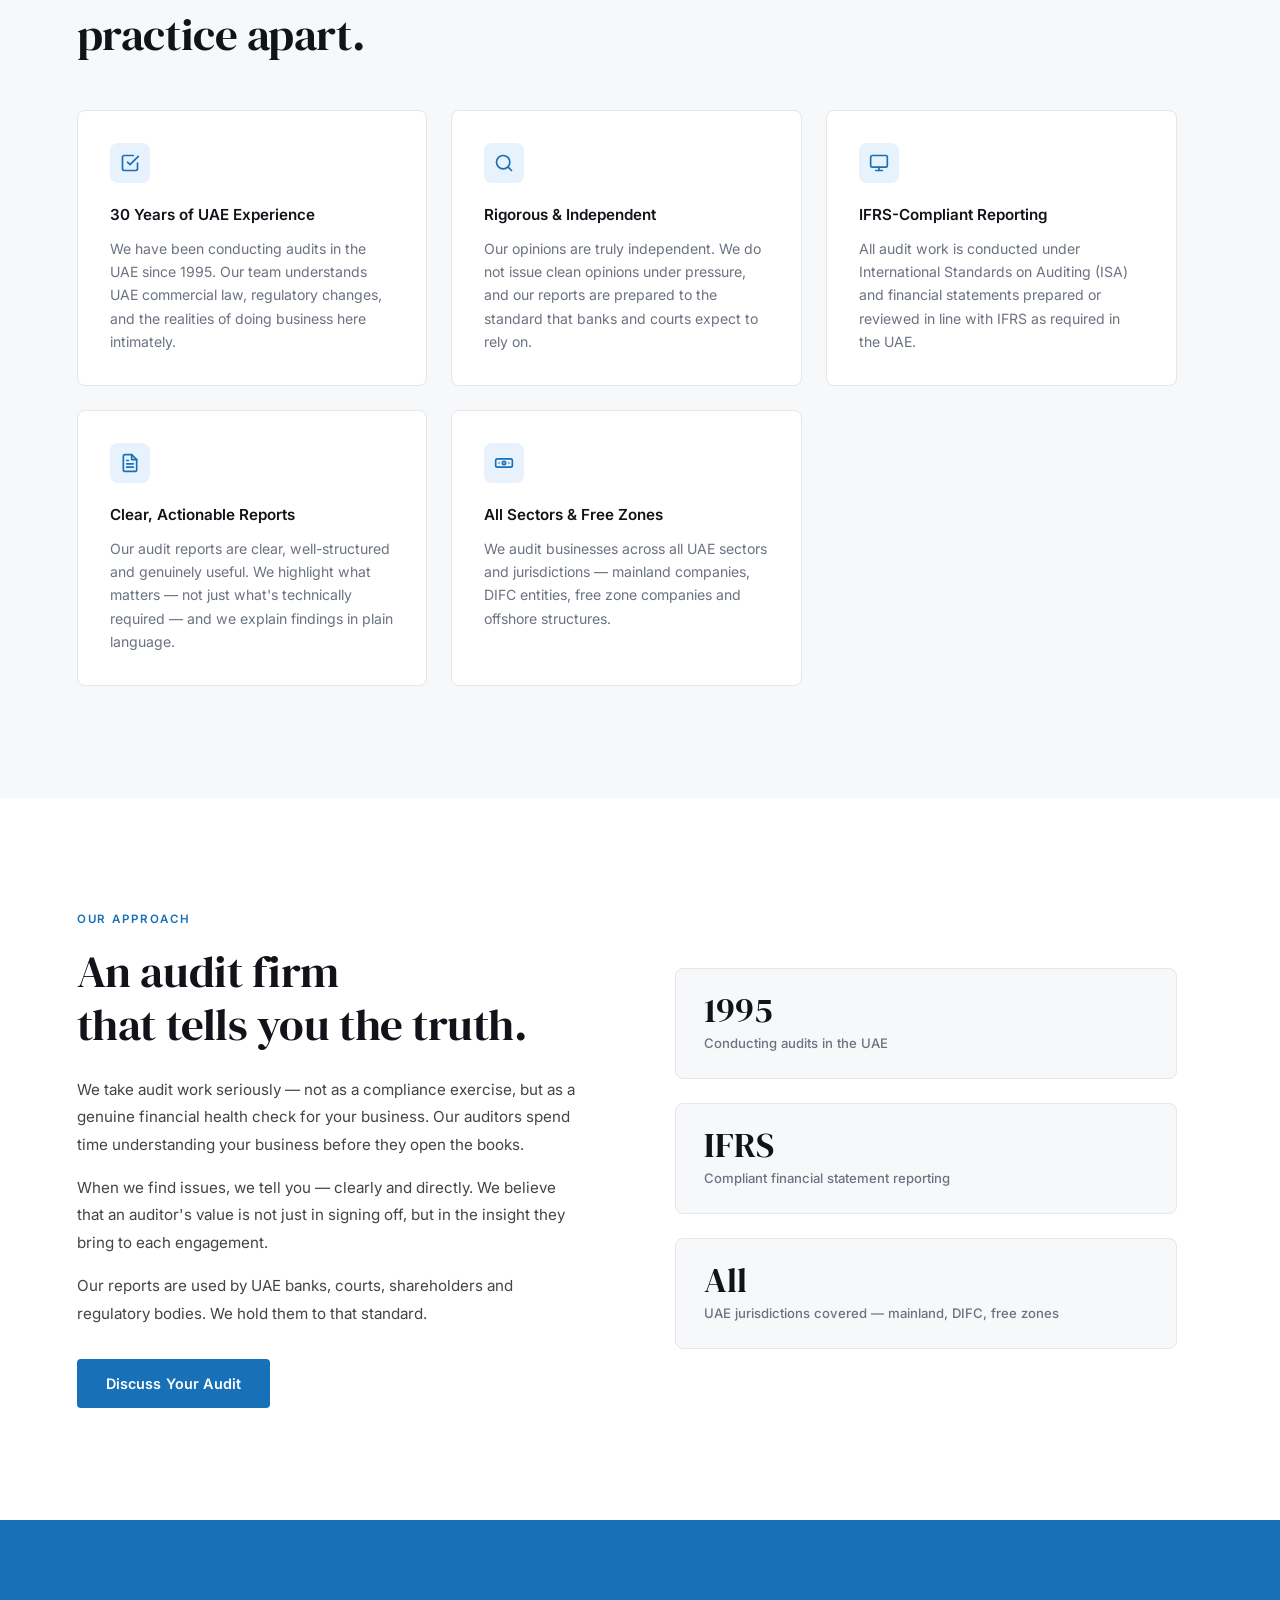
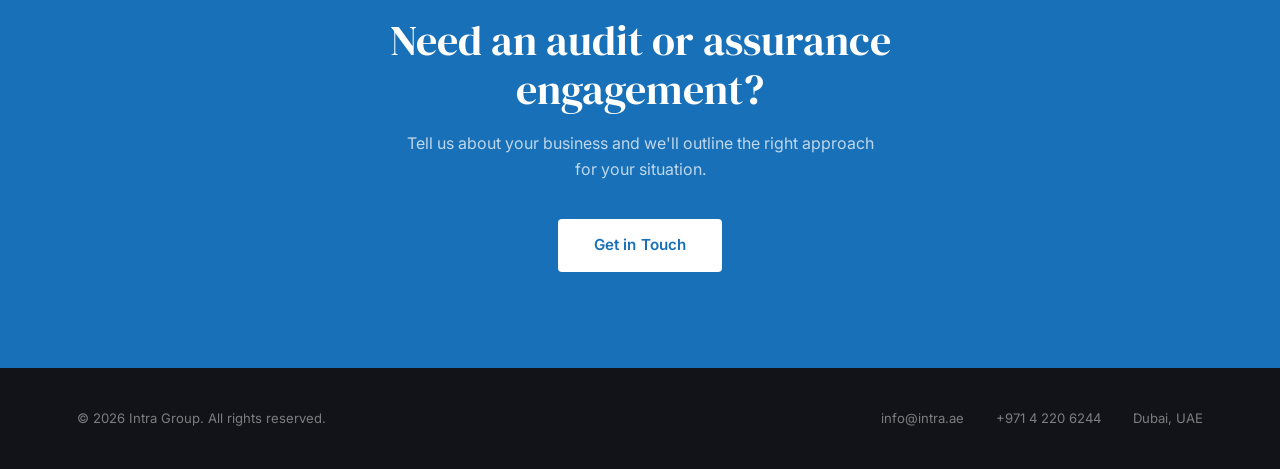
<file: services/audit.html>
<!DOCTYPE html>
<html lang="en">
<head>
  <meta charset="UTF-8" />
  <meta name="viewport" content="width=device-width, initial-scale=1.0" />
  <title>Audit & Assurance Services Dubai | Intra Group | External & Internal Audit UAE</title>
  <meta name="description" content="Independent audit and assurance services in Dubai and across the UAE. External audit, internal audit, financial statement audit, AML compliance and VAT advisory by registered CPAs since 1995." />
  <meta name="keywords" content="audit firm Dubai, external audit UAE, internal audit Dubai, financial statement audit UAE, AML compliance audit, VAT advisory Dubai, corporate tax UAE" />
  <link rel="preconnect" href="https://fonts.googleapis.com" />
  <link rel="preconnect" href="https://fonts.gstatic.com" crossorigin />
  <link href="https://fonts.googleapis.com/css2?family=DM+Serif+Display:ital@0;1&family=Inter:wght@300;400;500;600&display=swap" rel="stylesheet" />
  <link rel="stylesheet" href="../style.css" />
</head>
<body>

  <!-- NAV -->
  <nav id="site-nav"></nav>
  <script src="../nav.js"></script>

  <!-- PAGE HEADER -->
  <div class="page-header">
    <div class="container">
      <div class="breadcrumb">
        <a href="../index.html">Home</a>
        <span class="sep">›</span>
        <a href="../index.html#services">Services</a>
        <span class="sep">›</span>
        <span>Audit &amp; Assurance</span>
      </div>
      <p class="section-tag">Practice Area 01</p>
      <h1 class="page-title">Audit &amp;<br><em>Assurance.</em></h1>
      <p class="page-sub">Independent, accurate and compliant financial reporting for businesses across the UAE — from small firms to large corporates, prepared by registered CPAs with over 30 years of UAE experience.</p>
      <div class="page-header-meta">
        <div class="meta-item">
          <span class="meta-label">Service Since</span>
          <span class="meta-value">1995</span>
        </div>
        <div class="meta-item">
          <span class="meta-label">Coverage</span>
          <span class="meta-value">UAE Mainland &amp; Free Zones</span>
        </div>
        <div class="meta-item">
          <span class="meta-label">Standards</span>
          <span class="meta-value">IFRS · ISA · UAE Commercial Law</span>
        </div>
      </div>
    </div>
  </div>

  <!-- INTRO -->
  <section class="service-intro">
    <div class="container">
      <div class="service-intro-grid">
        <div>
          <p class="section-tag">What We Do</p>
          <h2 class="section-title">Audit work that<br>stands up to scrutiny.</h2>
          <div class="service-intro-body" style="margin-top:2rem;">
            <p>Our audit and assurance practice has been serving UAE businesses since 1995. We conduct external and internal audits across a wide range of industries — providing the rigorous, independent opinion that shareholders, banks, and regulatory bodies require.</p>
            <p>Every audit engagement at Intra Group is led by a qualified CPA with direct experience in UAE commercial law and IFRS reporting standards. We are thorough, independent and precise — and our reports reflect that.</p>
            <p>Beyond standard audit, we also advise on AML compliance frameworks, VAT implementation and corporate tax readiness — the regulatory dimensions of financial management that UAE businesses now face as a matter of course.</p>
          </div>
        </div>
        <div>
          <p class="section-tag" style="margin-bottom:0.75rem;">Services Included</p>
          <ul class="service-list">
            <li>External audit of financial statements</li>
            <li>Internal audit &amp; control reviews</li>
            <li>Balance sheet &amp; P&amp;L audit</li>
            <li>Annual report audit</li>
            <li>Agreed-upon procedures</li>
            <li>Compilation of financial statements</li>
            <li>Due diligence for M&amp;A</li>
          </ul>
        </div>
      </div>
    </div>
  </section>

  <!-- FEATURES -->
  <section class="features-section">
    <div class="container">
      <p class="section-tag">Why Clients Choose Us</p>
      <h2 class="section-title">What sets our audit<br>practice apart.</h2>
      <div class="features-grid">
        <div class="feature-card">
          <div class="feature-icon">
            <svg width="20" height="20" viewBox="0 0 24 24" fill="none" stroke="#1870b8" stroke-width="2" stroke-linecap="round" stroke-linejoin="round"><path d="M9 11l3 3L22 4"/><path d="M21 12v7a2 2 0 0 1-2 2H5a2 2 0 0 1-2-2V5a2 2 0 0 1 2-2h11"/></svg>
          </div>
          <h3>30 Years of UAE Experience</h3>
          <p>We have been conducting audits in the UAE since 1995. Our team understands UAE commercial law, regulatory changes, and the realities of doing business here intimately.</p>
        </div>
        <div class="feature-card">
          <div class="feature-icon">
            <svg width="20" height="20" viewBox="0 0 24 24" fill="none" stroke="#1870b8" stroke-width="2" stroke-linecap="round" stroke-linejoin="round"><circle cx="11" cy="11" r="8"/><line x1="21" y1="21" x2="16.65" y2="16.65"/></svg>
          </div>
          <h3>Rigorous &amp; Independent</h3>
          <p>Our opinions are truly independent. We do not issue clean opinions under pressure, and our reports are prepared to the standard that banks and courts expect to rely on.</p>
        </div>
        <div class="feature-card">
          <div class="feature-icon">
            <svg width="20" height="20" viewBox="0 0 24 24" fill="none" stroke="#1870b8" stroke-width="2" stroke-linecap="round" stroke-linejoin="round"><rect x="2" y="3" width="20" height="14" rx="2"/><line x1="8" y1="21" x2="16" y2="21"/><line x1="12" y1="17" x2="12" y2="21"/></svg>
          </div>
          <h3>IFRS-Compliant Reporting</h3>
          <p>All audit work is conducted under International Standards on Auditing (ISA) and financial statements prepared or reviewed in line with IFRS as required in the UAE.</p>
        </div>
        <div class="feature-card">
          <div class="feature-icon">
            <svg width="20" height="20" viewBox="0 0 24 24" fill="none" stroke="#1870b8" stroke-width="2" stroke-linecap="round" stroke-linejoin="round"><path d="M14 2H6a2 2 0 0 0-2 2v16a2 2 0 0 0 2 2h12a2 2 0 0 0 2-2V8z"/><polyline points="14 2 14 8 20 8"/><line x1="16" y1="13" x2="8" y2="13"/><line x1="16" y1="17" x2="8" y2="17"/><polyline points="10 9 9 9 8 9"/></svg>
          </div>
          <h3>Clear, Actionable Reports</h3>
          <p>Our audit reports are clear, well-structured and genuinely useful. We highlight what matters — not just what's technically required — and we explain findings in plain language.</p>
        </div>
        <div class="feature-card">
          <div class="feature-icon">
            <svg width="20" height="20" viewBox="0 0 24 24" fill="none" stroke="#1870b8" stroke-width="2" stroke-linecap="round" stroke-linejoin="round"><path d="M20 7H4a2 2 0 0 0-2 2v6a2 2 0 0 0 2 2h16a2 2 0 0 0 2-2V9a2 2 0 0 0-2-2z"/><circle cx="12" cy="12" r="2"/><path d="M6 12h.01M18 12h.01"/></svg>
          </div>
          <h3>All Sectors &amp; Free Zones</h3>
          <p>We audit businesses across all UAE sectors and jurisdictions — mainland companies, DIFC entities, free zone companies and offshore structures.</p>
        </div>
      </div>
    </div>
  </section>

  <!-- WHY INTRA -->
  <section class="why-section">
    <div class="container">
      <div class="why-grid">
        <div>
          <p class="section-tag">Our Approach</p>
          <h2 class="section-title">An audit firm<br>that tells you the truth.</h2>
          <div class="why-body">
            <p>We take audit work seriously — not as a compliance exercise, but as a genuine financial health check for your business. Our auditors spend time understanding your business before they open the books.</p>
            <p>When we find issues, we tell you — clearly and directly. We believe that an auditor's value is not just in signing off, but in the insight they bring to each engagement.</p>
            <p>Our reports are used by UAE banks, courts, shareholders and regulatory bodies. We hold them to that standard.</p>
          </div>
          <div style="margin-top:2rem;">
            <a href="../contact.html" class="btn-primary">Discuss Your Audit</a>
          </div>
        </div>
        <div class="why-stats">
          <div class="why-stat">
            <div class="why-stat-num">1995</div>
            <div class="why-stat-label">Conducting audits in the UAE</div>
          </div>
          <div class="why-stat">
            <div class="why-stat-num">IFRS</div>
            <div class="why-stat-label">Compliant financial statement reporting</div>
          </div>
          <div class="why-stat">
            <div class="why-stat-num">All</div>
            <div class="why-stat-label">UAE jurisdictions covered — mainland, DIFC, free zones</div>
          </div>
        </div>
      </div>
    </div>
  </section>

  <!-- CTA -->
  <div class="cta-section">
    <div class="container">
      <h2>Need an audit or assurance engagement?</h2>
      <p>Tell us about your business and we'll outline the right approach for your situation.</p>
      <a href="../contact.html" class="btn-white">Get in Touch</a>
    </div>
  </div>

  <!-- FOOTER -->
  <footer>
    <span>© 2026 Intra Group. All rights reserved.</span>
    <div class="footer-right">
      <a href="mailto:info@intra.ae">info@intra.ae</a>
      <a href="tel:+97142206244">+971 4 220 6244</a>
      <span>Dubai, UAE</span>
    </div>
  </footer>

</body>
</html>
</file>
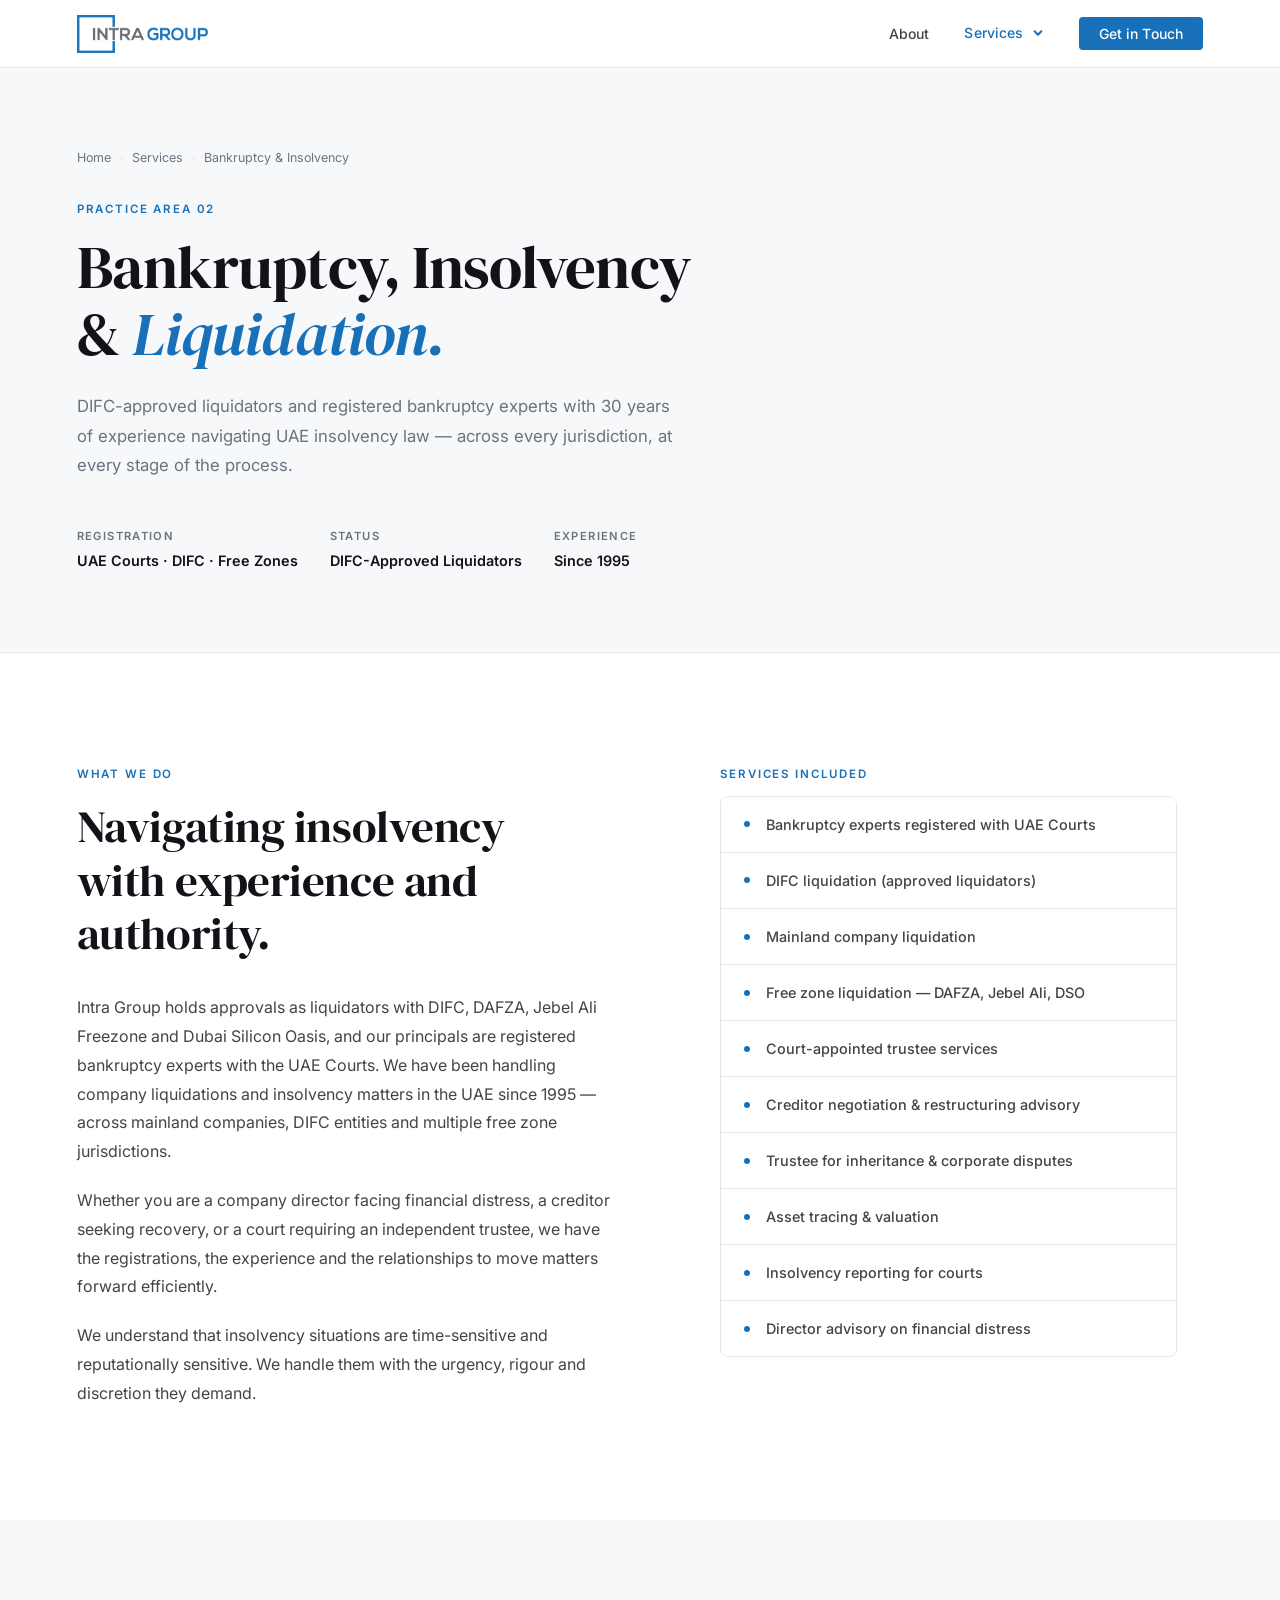
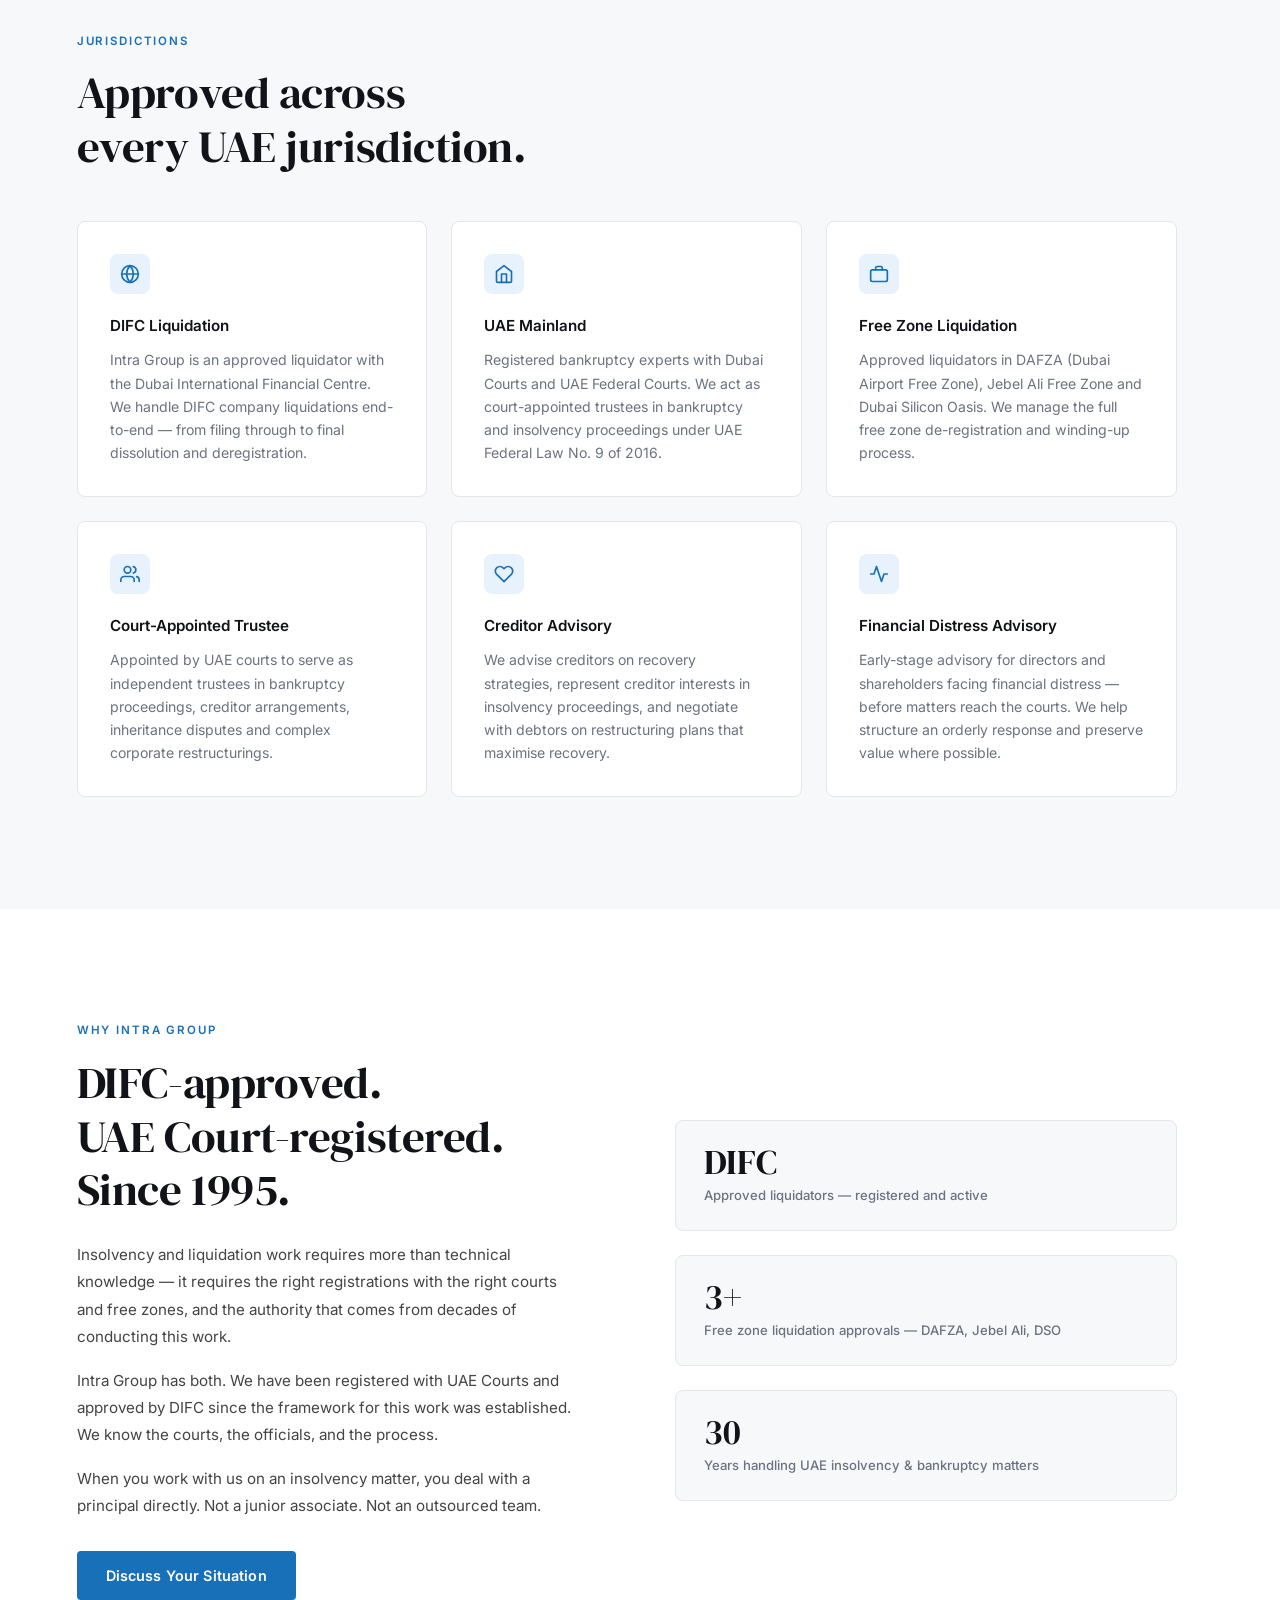
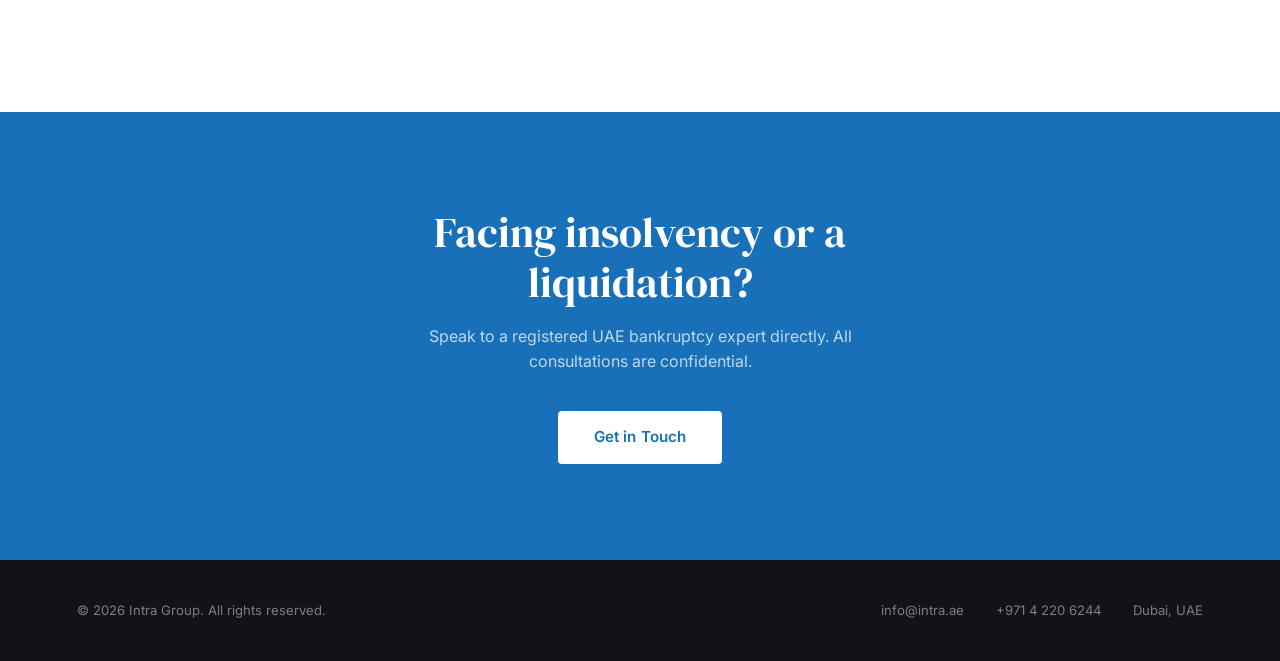
<file: services/bankruptcy.html>
<!DOCTYPE html>
<html lang="en">
<head>
  <meta charset="UTF-8" />
  <meta name="viewport" content="width=device-width, initial-scale=1.0" />
  <title>Bankruptcy & Insolvency UAE | DIFC Liquidation Dubai | Intra Group</title>
  <meta name="description" content="DIFC-approved liquidators and registered bankruptcy experts in the UAE. Company liquidation in Dubai, DIFC, free zones and mainland. Court-appointed trustees. Creditor negotiation. Serving UAE courts since 1995." />
  <meta name="keywords" content="DIFC liquidation Dubai, bankruptcy UAE, company liquidation UAE, DIFC approved liquidator, bankruptcy trustee Dubai, free zone liquidation UAE, insolvency expert UAE, court appointed trustee Dubai" />
  <link rel="preconnect" href="https://fonts.googleapis.com" />
  <link rel="preconnect" href="https://fonts.gstatic.com" crossorigin />
  <link href="https://fonts.googleapis.com/css2?family=DM+Serif+Display:ital@0;1&family=Inter:wght@300;400;500;600&display=swap" rel="stylesheet" />
  <link rel="stylesheet" href="../style.css" />
</head>
<body>

  <!-- NAV -->
  <nav id="site-nav"></nav>
  <script src="../nav.js"></script>

  <!-- PAGE HEADER -->
  <div class="page-header">
    <div class="container">
      <div class="breadcrumb">
        <a href="../index.html">Home</a>
        <span class="sep">›</span>
        <a href="../index.html#services">Services</a>
        <span class="sep">›</span>
        <span>Bankruptcy &amp; Insolvency</span>
      </div>
      <p class="section-tag">Practice Area 02</p>
      <h1 class="page-title">Bankruptcy, Insolvency<br>&amp; <em>Liquidation.</em></h1>
      <p class="page-sub">DIFC-approved liquidators and registered bankruptcy experts with 30 years of experience navigating UAE insolvency law — across every jurisdiction, at every stage of the process.</p>
      <div class="page-header-meta">
        <div class="meta-item">
          <span class="meta-label">Registration</span>
          <span class="meta-value">UAE Courts · DIFC · Free Zones</span>
        </div>
        <div class="meta-item">
          <span class="meta-label">Status</span>
          <span class="meta-value">DIFC-Approved Liquidators</span>
        </div>
        <div class="meta-item">
          <span class="meta-label">Experience</span>
          <span class="meta-value">Since 1995</span>
        </div>
      </div>
    </div>
  </div>

  <!-- INTRO -->
  <section class="service-intro">
    <div class="container">
      <div class="service-intro-grid">
        <div>
          <p class="section-tag">What We Do</p>
          <h2 class="section-title">Navigating insolvency<br>with experience and authority.</h2>
          <div class="service-intro-body" style="margin-top:2rem;">
            <p>Intra Group holds approvals as liquidators with DIFC, DAFZA, Jebel Ali Freezone and Dubai Silicon Oasis, and our principals are registered bankruptcy experts with the UAE Courts. We have been handling company liquidations and insolvency matters in the UAE since 1995 — across mainland companies, DIFC entities and multiple free zone jurisdictions.</p>
            <p>Whether you are a company director facing financial distress, a creditor seeking recovery, or a court requiring an independent trustee, we have the registrations, the experience and the relationships to move matters forward efficiently.</p>
            <p>We understand that insolvency situations are time-sensitive and reputationally sensitive. We handle them with the urgency, rigour and discretion they demand.</p>
          </div>
        </div>
        <div>
          <p class="section-tag" style="margin-bottom:0.75rem;">Services Included</p>
          <ul class="service-list">
            <li>Bankruptcy experts registered with UAE Courts</li>
            <li>DIFC liquidation (approved liquidators)</li>
            <li>Mainland company liquidation</li>
            <li>Free zone liquidation — DAFZA, Jebel Ali, DSO</li>
            <li>Court-appointed trustee services</li>
            <li>Creditor negotiation &amp; restructuring advisory</li>
            <li>Trustee for inheritance &amp; corporate disputes</li>
            <li>Asset tracing &amp; valuation</li>
            <li>Insolvency reporting for courts</li>
            <li>Director advisory on financial distress</li>
          </ul>
        </div>
      </div>
    </div>
  </section>

  <!-- JURISDICTIONS -->
  <section style="background: var(--grey-light);">
    <div class="container">
      <p class="section-tag">Jurisdictions</p>
      <h2 class="section-title">Approved across<br>every UAE jurisdiction.</h2>
      <div class="features-grid" style="margin-top:3rem;">
        <div class="feature-card">
          <div class="feature-icon">
            <svg width="20" height="20" viewBox="0 0 24 24" fill="none" stroke="#1870b8" stroke-width="2" stroke-linecap="round" stroke-linejoin="round"><circle cx="12" cy="12" r="10"/><line x1="2" y1="12" x2="22" y2="12"/><path d="M12 2a15.3 15.3 0 0 1 4 10 15.3 15.3 0 0 1-4 10 15.3 15.3 0 0 1-4-10 15.3 15.3 0 0 1 4-10z"/></svg>
          </div>
          <h3>DIFC Liquidation</h3>
          <p>Intra Group is an approved liquidator with the Dubai International Financial Centre. We handle DIFC company liquidations end-to-end — from filing through to final dissolution and deregistration.</p>
        </div>
        <div class="feature-card">
          <div class="feature-icon">
            <svg width="20" height="20" viewBox="0 0 24 24" fill="none" stroke="#1870b8" stroke-width="2" stroke-linecap="round" stroke-linejoin="round"><path d="M3 9l9-7 9 7v11a2 2 0 0 1-2 2H5a2 2 0 0 1-2-2z"/><polyline points="9 22 9 12 15 12 15 22"/></svg>
          </div>
          <h3>UAE Mainland</h3>
          <p>Registered bankruptcy experts with Dubai Courts and UAE Federal Courts. We act as court-appointed trustees in bankruptcy and insolvency proceedings under UAE Federal Law No. 9 of 2016.</p>
        </div>
        <div class="feature-card">
          <div class="feature-icon">
            <svg width="20" height="20" viewBox="0 0 24 24" fill="none" stroke="#1870b8" stroke-width="2" stroke-linecap="round" stroke-linejoin="round"><rect x="2" y="7" width="20" height="14" rx="2"/><path d="M16 7V5a2 2 0 0 0-2-2h-4a2 2 0 0 0-2 2v2"/></svg>
          </div>
          <h3>Free Zone Liquidation</h3>
          <p>Approved liquidators in DAFZA (Dubai Airport Free Zone), Jebel Ali Free Zone and Dubai Silicon Oasis. We manage the full free zone de-registration and winding-up process.</p>
        </div>
        <div class="feature-card">
          <div class="feature-icon">
            <svg width="20" height="20" viewBox="0 0 24 24" fill="none" stroke="#1870b8" stroke-width="2" stroke-linecap="round" stroke-linejoin="round"><path d="M17 21v-2a4 4 0 0 0-4-4H5a4 4 0 0 0-4 4v2"/><circle cx="9" cy="7" r="4"/><path d="M23 21v-2a4 4 0 0 0-3-3.87"/><path d="M16 3.13a4 4 0 0 1 0 7.75"/></svg>
          </div>
          <h3>Court-Appointed Trustee</h3>
          <p>Appointed by UAE courts to serve as independent trustees in bankruptcy proceedings, creditor arrangements, inheritance disputes and complex corporate restructurings.</p>
        </div>
        <div class="feature-card">
          <div class="feature-icon">
            <svg width="20" height="20" viewBox="0 0 24 24" fill="none" stroke="#1870b8" stroke-width="2" stroke-linecap="round" stroke-linejoin="round"><path d="M20.84 4.61a5.5 5.5 0 0 0-7.78 0L12 5.67l-1.06-1.06a5.5 5.5 0 0 0-7.78 7.78l1.06 1.06L12 21.23l7.78-7.78 1.06-1.06a5.5 5.5 0 0 0 0-7.78z"/></svg>
          </div>
          <h3>Creditor Advisory</h3>
          <p>We advise creditors on recovery strategies, represent creditor interests in insolvency proceedings, and negotiate with debtors on restructuring plans that maximise recovery.</p>
        </div>
        <div class="feature-card">
          <div class="feature-icon">
            <svg width="20" height="20" viewBox="0 0 24 24" fill="none" stroke="#1870b8" stroke-width="2" stroke-linecap="round" stroke-linejoin="round"><polyline points="22 12 18 12 15 21 9 3 6 12 2 12"/></svg>
          </div>
          <h3>Financial Distress Advisory</h3>
          <p>Early-stage advisory for directors and shareholders facing financial distress — before matters reach the courts. We help structure an orderly response and preserve value where possible.</p>
        </div>
      </div>
    </div>
  </section>

  <!-- WHY INTRA -->
  <section class="why-section">
    <div class="container">
      <div class="why-grid">
        <div>
          <p class="section-tag">Why Intra Group</p>
          <h2 class="section-title">DIFC-approved.<br>UAE Court-registered.<br>Since 1995.</h2>
          <div class="why-body">
            <p>Insolvency and liquidation work requires more than technical knowledge — it requires the right registrations with the right courts and free zones, and the authority that comes from decades of conducting this work.</p>
            <p>Intra Group has both. We have been registered with UAE Courts and approved by DIFC since the framework for this work was established. We know the courts, the officials, and the process.</p>
            <p>When you work with us on an insolvency matter, you deal with a principal directly. Not a junior associate. Not an outsourced team.</p>
          </div>
          <div style="margin-top:2rem;">
            <a href="../contact.html" class="btn-primary">Discuss Your Situation</a>
          </div>
        </div>
        <div class="why-stats">
          <div class="why-stat">
            <div class="why-stat-num">DIFC</div>
            <div class="why-stat-label">Approved liquidators — registered and active</div>
          </div>
          <div class="why-stat">
            <div class="why-stat-num">3+</div>
            <div class="why-stat-label">Free zone liquidation approvals — DAFZA, Jebel Ali, DSO</div>
          </div>
          <div class="why-stat">
            <div class="why-stat-num">30</div>
            <div class="why-stat-label">Years handling UAE insolvency &amp; bankruptcy matters</div>
          </div>
        </div>
      </div>
    </div>
  </section>

  <!-- CTA -->
  <div class="cta-section">
    <div class="container">
      <h2>Facing insolvency or a liquidation?</h2>
      <p>Speak to a registered UAE bankruptcy expert directly. All consultations are confidential.</p>
      <a href="../contact.html" class="btn-white">Get in Touch</a>
    </div>
  </div>

  <!-- FOOTER -->
  <footer>
    <span>© 2026 Intra Group. All rights reserved.</span>
    <div class="footer-right">
      <a href="mailto:info@intra.ae">info@intra.ae</a>
      <a href="tel:+97142206244">+971 4 220 6244</a>
      <span>Dubai, UAE</span>
    </div>
  </footer>

</body>
</html>
</file>
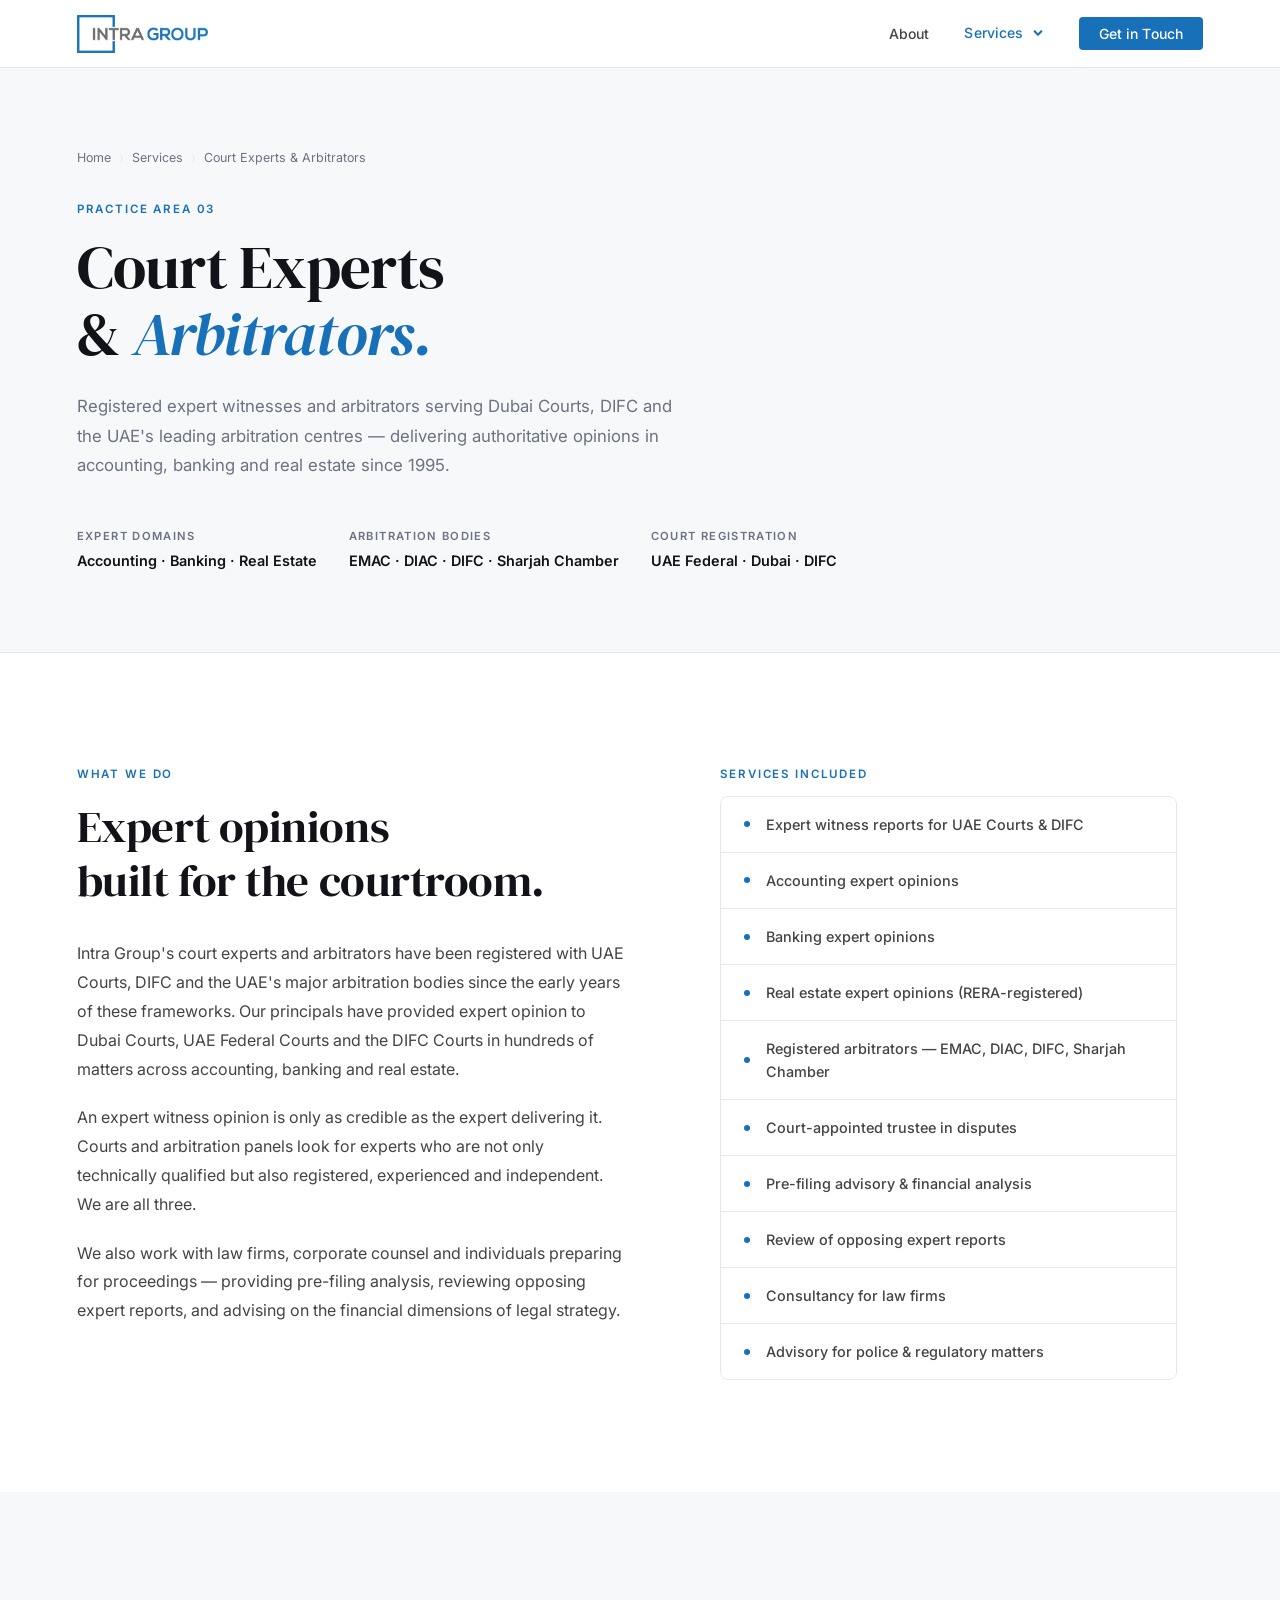
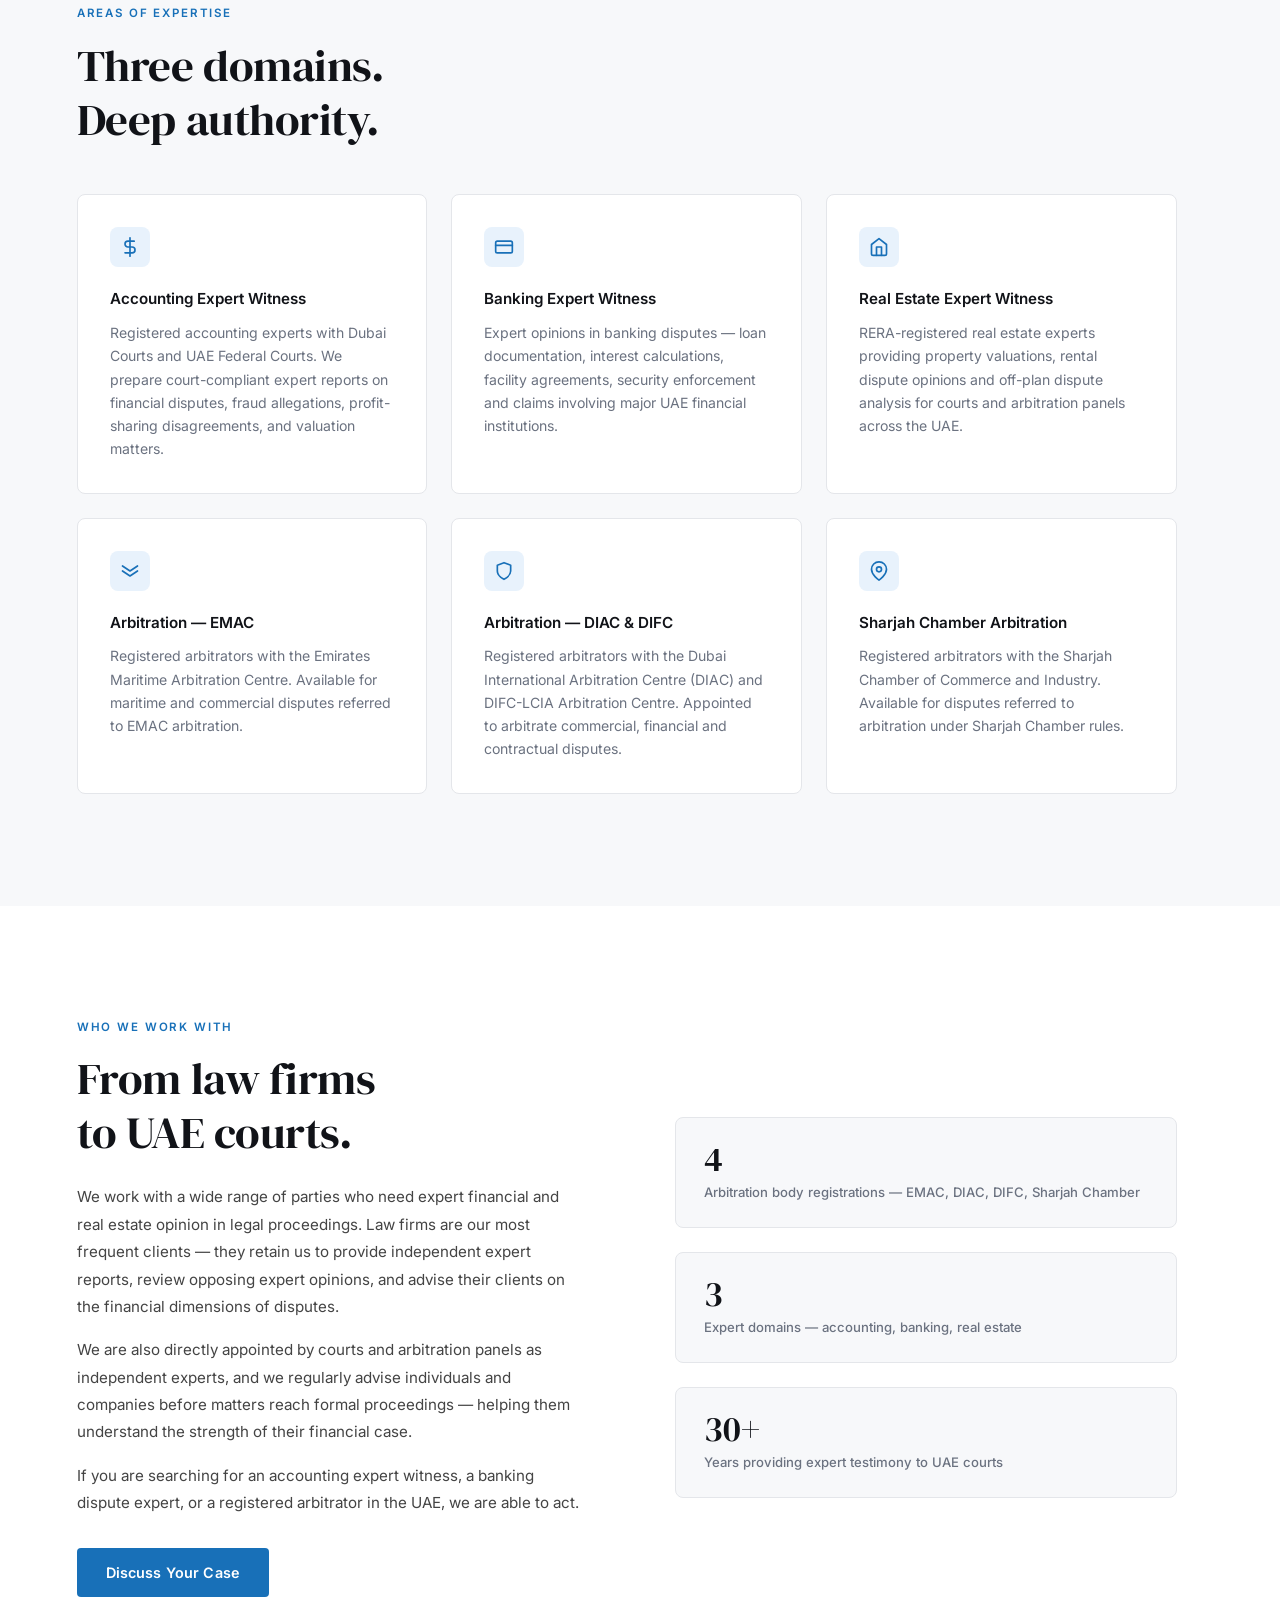
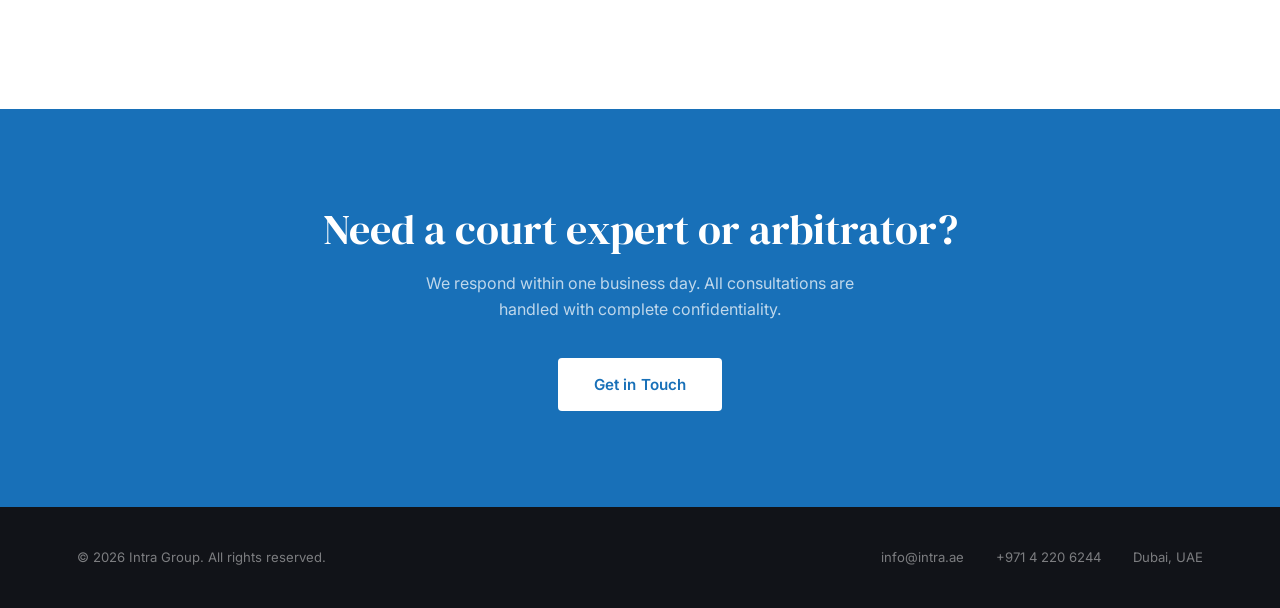
<file: services/court-experts.html>
<!DOCTYPE html>
<html lang="en">
<head>
  <meta charset="UTF-8" />
  <meta name="viewport" content="width=device-width, initial-scale=1.0" />
  <title>Court Expert Witness UAE | Arbitration Dubai | EMAC DIAC DIFC | Intra Group</title>
  <meta name="description" content="Registered court experts and arbitrators in UAE. Expert witness reports for Dubai Courts, DIFC and UAE Federal Courts in accounting, banking and real estate. Registered with EMAC, DIAC, Sharjah Chamber and DIFC." />
  <meta name="keywords" content="court expert witness UAE, expert witness accounting Dubai, arbitration Dubai, EMAC arbitrator, DIAC arbitrator, DIFC arbitration, court appointed expert Dubai, expert witness DIFC, accounting expert UAE courts, real estate expert witness Dubai" />
  <link rel="preconnect" href="https://fonts.googleapis.com" />
  <link rel="preconnect" href="https://fonts.gstatic.com" crossorigin />
  <link href="https://fonts.googleapis.com/css2?family=DM+Serif+Display:ital@0;1&family=Inter:wght@300;400;500;600&display=swap" rel="stylesheet" />
  <link rel="stylesheet" href="../style.css" />
</head>
<body>

  <!-- NAV -->
  <nav id="site-nav"></nav>
  <script src="../nav.js"></script>

  <!-- PAGE HEADER -->
  <div class="page-header">
    <div class="container">
      <div class="breadcrumb">
        <a href="../index.html">Home</a>
        <span class="sep">›</span>
        <a href="../index.html#services">Services</a>
        <span class="sep">›</span>
        <span>Court Experts &amp; Arbitrators</span>
      </div>
      <p class="section-tag">Practice Area 03</p>
      <h1 class="page-title">Court Experts<br>&amp; <em>Arbitrators.</em></h1>
      <p class="page-sub">Registered expert witnesses and arbitrators serving Dubai Courts, DIFC and the UAE's leading arbitration centres — delivering authoritative opinions in accounting, banking and real estate since 1995.</p>
      <div class="page-header-meta">
        <div class="meta-item">
          <span class="meta-label">Expert Domains</span>
          <span class="meta-value">Accounting · Banking · Real Estate</span>
        </div>
        <div class="meta-item">
          <span class="meta-label">Arbitration Bodies</span>
          <span class="meta-value">EMAC · DIAC · DIFC · Sharjah Chamber</span>
        </div>
        <div class="meta-item">
          <span class="meta-label">Court Registration</span>
          <span class="meta-value">UAE Federal · Dubai · DIFC</span>
        </div>
      </div>
    </div>
  </div>

  <!-- INTRO -->
  <section class="service-intro">
    <div class="container">
      <div class="service-intro-grid">
        <div>
          <p class="section-tag">What We Do</p>
          <h2 class="section-title">Expert opinions<br>built for the courtroom.</h2>
          <div class="service-intro-body" style="margin-top:2rem;">
            <p>Intra Group's court experts and arbitrators have been registered with UAE Courts, DIFC and the UAE's major arbitration bodies since the early years of these frameworks. Our principals have provided expert opinion to Dubai Courts, UAE Federal Courts and the DIFC Courts in hundreds of matters across accounting, banking and real estate.</p>
            <p>An expert witness opinion is only as credible as the expert delivering it. Courts and arbitration panels look for experts who are not only technically qualified but also registered, experienced and independent. We are all three.</p>
            <p>We also work with law firms, corporate counsel and individuals preparing for proceedings — providing pre-filing analysis, reviewing opposing expert reports, and advising on the financial dimensions of legal strategy.</p>
          </div>
        </div>
        <div>
          <p class="section-tag" style="margin-bottom:0.75rem;">Services Included</p>
          <ul class="service-list">
            <li>Expert witness reports for UAE Courts &amp; DIFC</li>
            <li>Accounting expert opinions</li>
            <li>Banking expert opinions</li>
            <li>Real estate expert opinions (RERA-registered)</li>
            <li>Registered arbitrators — EMAC, DIAC, DIFC, Sharjah Chamber</li>
            <li>Court-appointed trustee in disputes</li>
            <li>Pre-filing advisory &amp; financial analysis</li>
            <li>Review of opposing expert reports</li>
            <li>Consultancy for law firms</li>
            <li>Advisory for police &amp; regulatory matters</li>
          </ul>
        </div>
      </div>
    </div>
  </section>

  <!-- WHAT WE COVER -->
  <section style="background: var(--grey-light);">
    <div class="container">
      <p class="section-tag">Areas of Expertise</p>
      <h2 class="section-title">Three domains.<br>Deep authority.</h2>
      <div class="features-grid" style="margin-top:3rem;">
        <div class="feature-card">
          <div class="feature-icon">
            <svg width="20" height="20" viewBox="0 0 24 24" fill="none" stroke="#1870b8" stroke-width="2" stroke-linecap="round" stroke-linejoin="round"><line x1="12" y1="1" x2="12" y2="23"/><path d="M17 5H9.5a3.5 3.5 0 0 0 0 7h5a3.5 3.5 0 0 1 0 7H6"/></svg>
          </div>
          <h3>Accounting Expert Witness</h3>
          <p>Registered accounting experts with Dubai Courts and UAE Federal Courts. We prepare court-compliant expert reports on financial disputes, fraud allegations, profit-sharing disagreements, and valuation matters.</p>
        </div>
        <div class="feature-card">
          <div class="feature-icon">
            <svg width="20" height="20" viewBox="0 0 24 24" fill="none" stroke="#1870b8" stroke-width="2" stroke-linecap="round" stroke-linejoin="round"><rect x="2" y="5" width="20" height="14" rx="2"/><line x1="2" y1="10" x2="22" y2="10"/></svg>
          </div>
          <h3>Banking Expert Witness</h3>
          <p>Expert opinions in banking disputes — loan documentation, interest calculations, facility agreements, security enforcement and claims involving major UAE financial institutions.</p>
        </div>
        <div class="feature-card">
          <div class="feature-icon">
            <svg width="20" height="20" viewBox="0 0 24 24" fill="none" stroke="#1870b8" stroke-width="2" stroke-linecap="round" stroke-linejoin="round"><path d="M3 9l9-7 9 7v11a2 2 0 0 1-2 2H5a2 2 0 0 1-2-2z"/><polyline points="9 22 9 12 15 12 15 22"/></svg>
          </div>
          <h3>Real Estate Expert Witness</h3>
          <p>RERA-registered real estate experts providing property valuations, rental dispute opinions and off-plan dispute analysis for courts and arbitration panels across the UAE.</p>
        </div>
        <div class="feature-card">
          <div class="feature-icon">
            <svg width="20" height="20" viewBox="0 0 24 24" fill="none" stroke="#1870b8" stroke-width="2" stroke-linecap="round" stroke-linejoin="round"><path d="M3 6l9 6 9-6"/><path d="M3 12l9 6 9-6"/></svg>
          </div>
          <h3>Arbitration — EMAC</h3>
          <p>Registered arbitrators with the Emirates Maritime Arbitration Centre. Available for maritime and commercial disputes referred to EMAC arbitration.</p>
        </div>
        <div class="feature-card">
          <div class="feature-icon">
            <svg width="20" height="20" viewBox="0 0 24 24" fill="none" stroke="#1870b8" stroke-width="2" stroke-linecap="round" stroke-linejoin="round"><path d="M12 22s8-4 8-10V5l-8-3-8 3v7c0 6 8 10 8 10z"/></svg>
          </div>
          <h3>Arbitration — DIAC &amp; DIFC</h3>
          <p>Registered arbitrators with the Dubai International Arbitration Centre (DIAC) and DIFC-LCIA Arbitration Centre. Appointed to arbitrate commercial, financial and contractual disputes.</p>
        </div>
        <div class="feature-card">
          <div class="feature-icon">
            <svg width="20" height="20" viewBox="0 0 24 24" fill="none" stroke="#1870b8" stroke-width="2" stroke-linecap="round" stroke-linejoin="round"><path d="M21 10c0 7-9 13-9 13s-9-6-9-13a9 9 0 0 1 18 0z"/><circle cx="12" cy="10" r="3"/></svg>
          </div>
          <h3>Sharjah Chamber Arbitration</h3>
          <p>Registered arbitrators with the Sharjah Chamber of Commerce and Industry. Available for disputes referred to arbitration under Sharjah Chamber rules.</p>
        </div>
      </div>
    </div>
  </section>

  <!-- WHO WE SERVE -->
  <section>
    <div class="container">
      <div class="why-grid">
        <div>
          <p class="section-tag">Who We Work With</p>
          <h2 class="section-title">From law firms<br>to UAE courts.</h2>
          <div class="why-body">
            <p>We work with a wide range of parties who need expert financial and real estate opinion in legal proceedings. Law firms are our most frequent clients — they retain us to provide independent expert reports, review opposing expert opinions, and advise their clients on the financial dimensions of disputes.</p>
            <p>We are also directly appointed by courts and arbitration panels as independent experts, and we regularly advise individuals and companies before matters reach formal proceedings — helping them understand the strength of their financial case.</p>
            <p>If you are searching for an accounting expert witness, a banking dispute expert, or a registered arbitrator in the UAE, we are able to act.</p>
          </div>
          <div style="margin-top:2rem;">
            <a href="../contact.html" class="btn-primary">Discuss Your Case</a>
          </div>
        </div>
        <div class="why-stats">
          <div class="why-stat">
            <div class="why-stat-num">4</div>
            <div class="why-stat-label">Arbitration body registrations — EMAC, DIAC, DIFC, Sharjah Chamber</div>
          </div>
          <div class="why-stat">
            <div class="why-stat-num">3</div>
            <div class="why-stat-label">Expert domains — accounting, banking, real estate</div>
          </div>
          <div class="why-stat">
            <div class="why-stat-num">30+</div>
            <div class="why-stat-label">Years providing expert testimony to UAE courts</div>
          </div>
        </div>
      </div>
    </div>
  </section>

  <!-- CTA -->
  <div class="cta-section">
    <div class="container">
      <h2>Need a court expert or arbitrator?</h2>
      <p>We respond within one business day. All consultations are handled with complete confidentiality.</p>
      <a href="../contact.html" class="btn-white">Get in Touch</a>
    </div>
  </div>

  <!-- FOOTER -->
  <footer>
    <span>© 2026 Intra Group. All rights reserved.</span>
    <div class="footer-right">
      <a href="mailto:info@intra.ae">info@intra.ae</a>
      <a href="tel:+97142206244">+971 4 220 6244</a>
      <span>Dubai, UAE</span>
    </div>
  </footer>

</body>
</html>
</file>
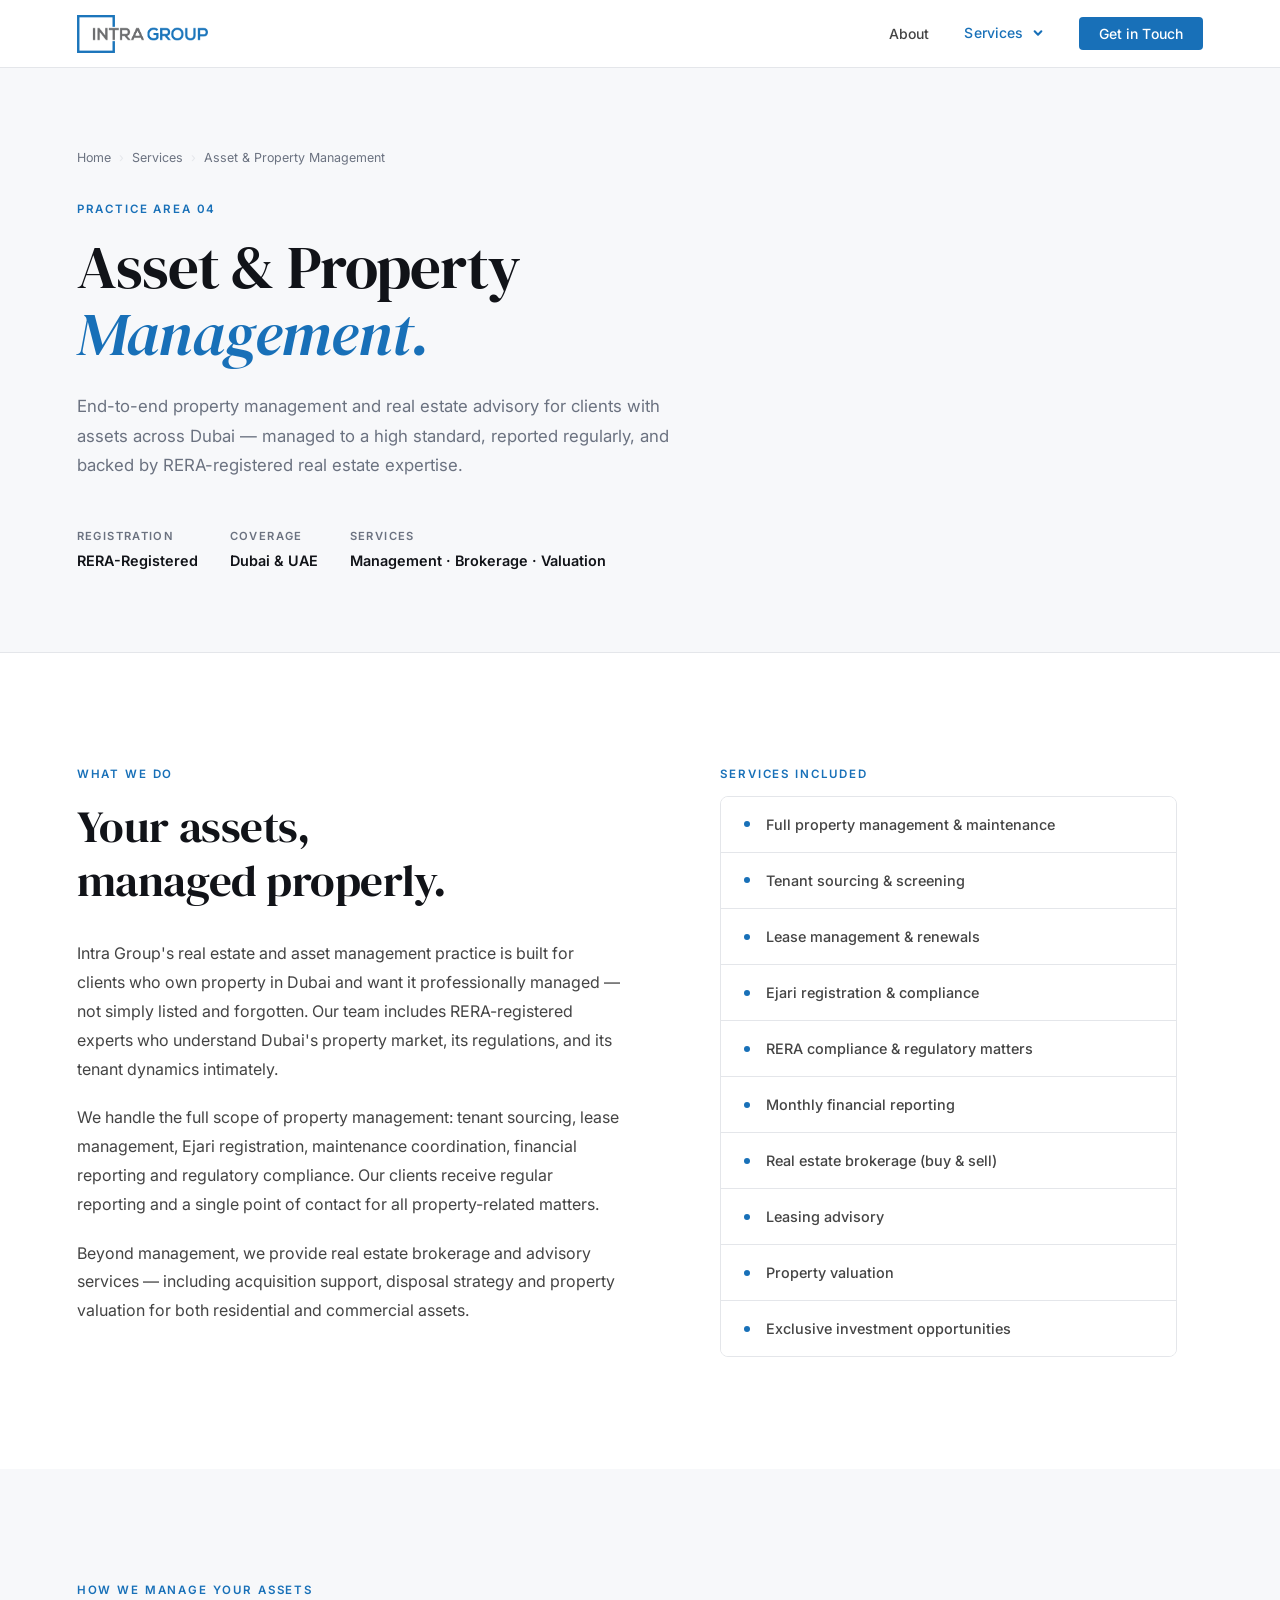
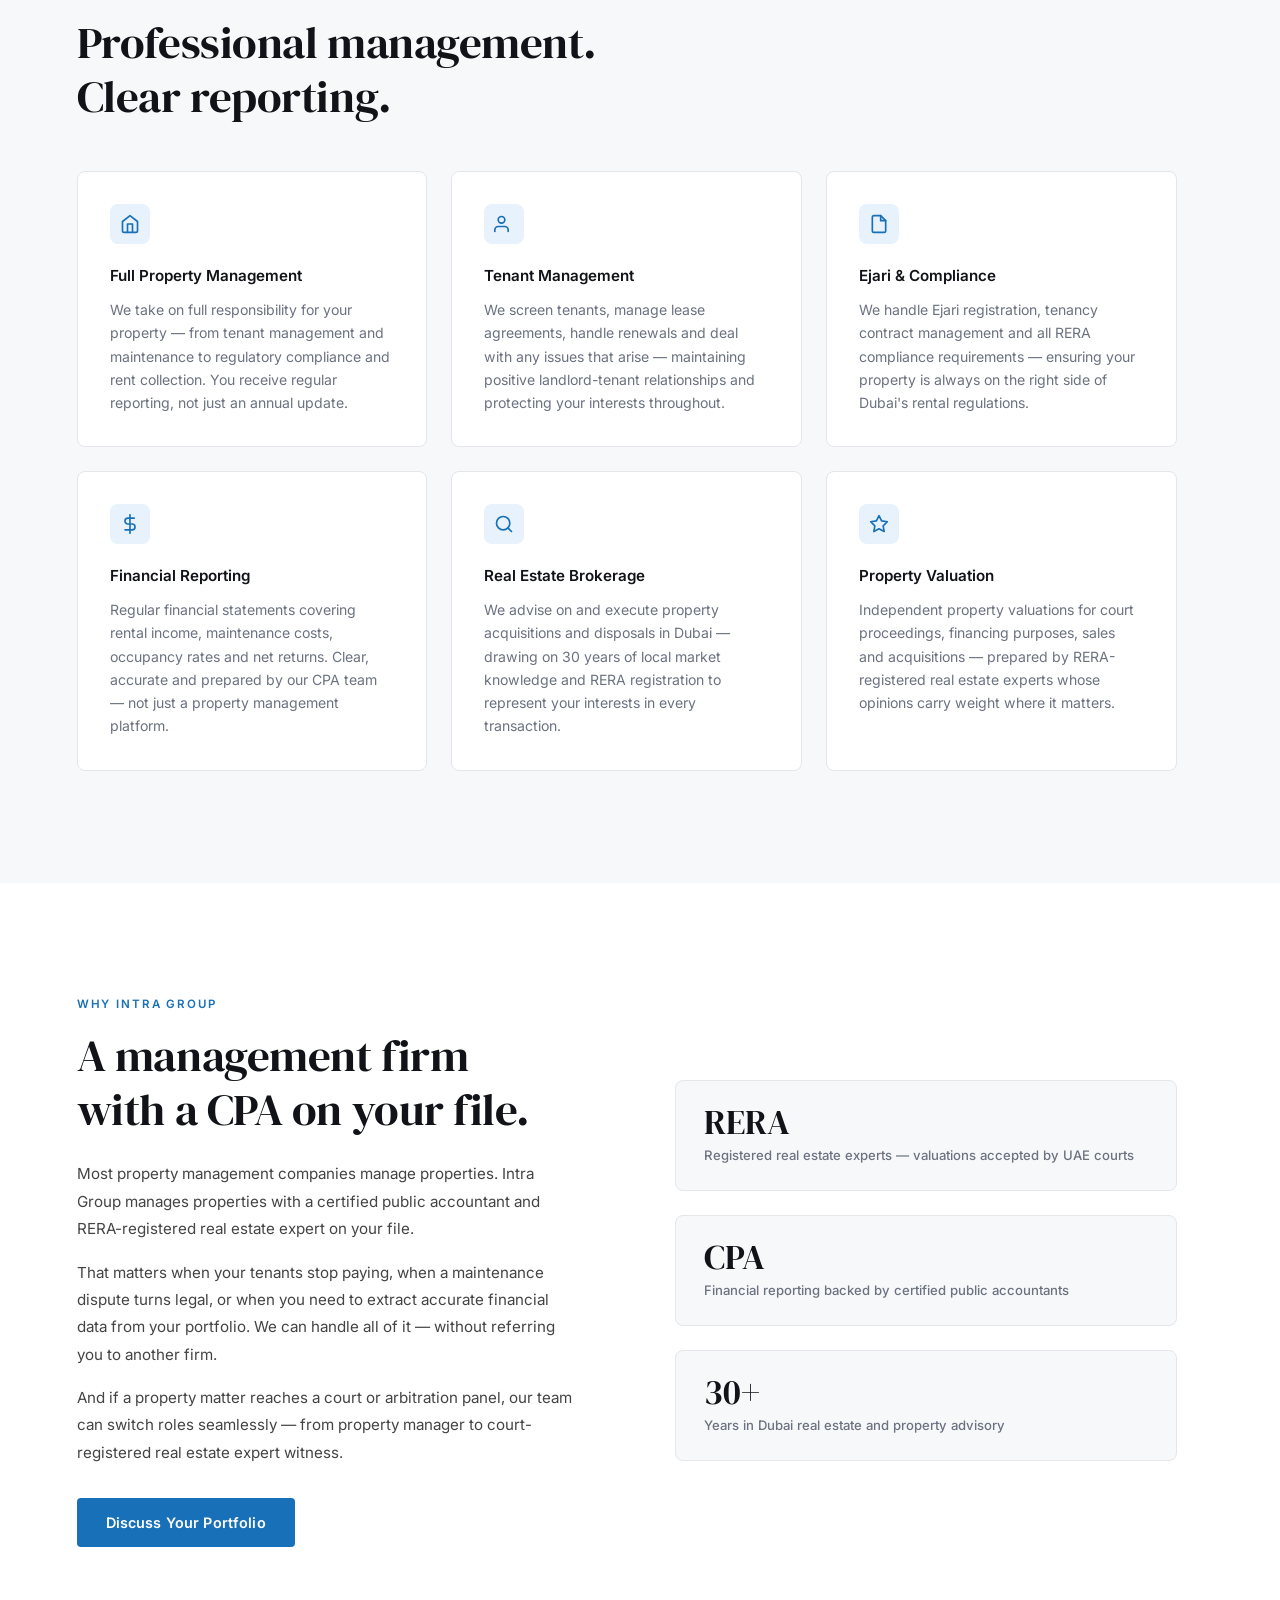
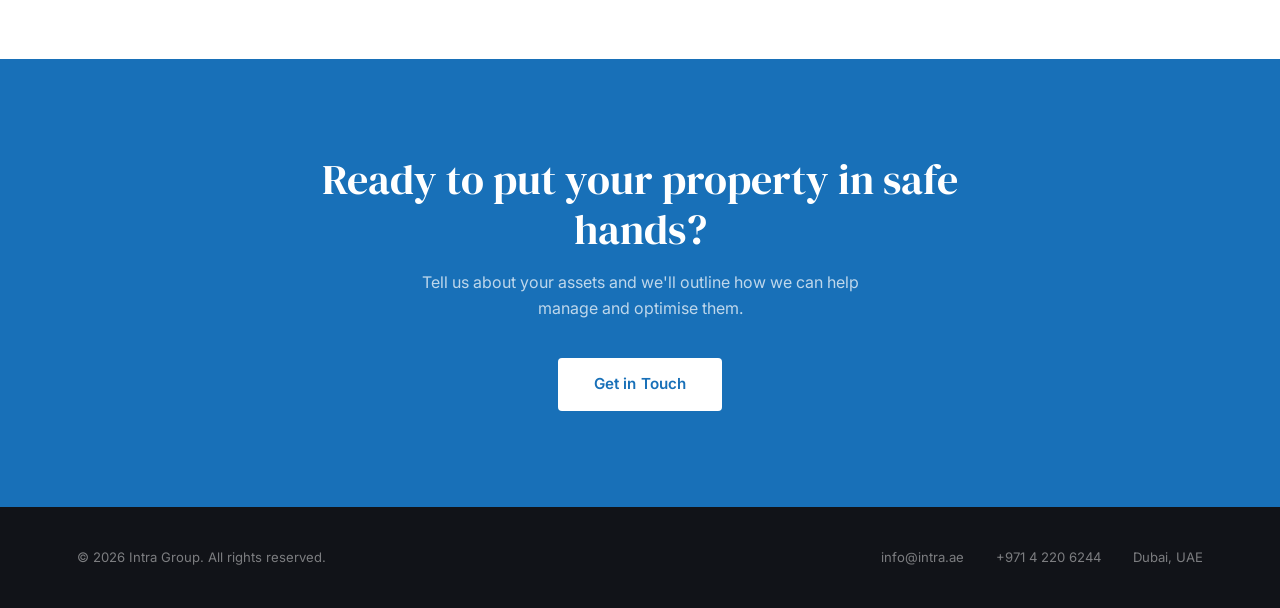
<file: services/property.html>
<!DOCTYPE html>
<html lang="en">
<head>
  <meta charset="UTF-8" />
  <meta name="viewport" content="width=device-width, initial-scale=1.0" />
  <title>Property Management Dubai | Asset Management UAE | Intra Group</title>
  <meta name="description" content="Professional property and asset management in Dubai. Tenant management, Ejari, maintenance coordination, real estate brokerage and property valuation. RERA-registered real estate experts." />
  <meta name="keywords" content="property management Dubai, asset management UAE, property management company Dubai, real estate management Dubai, RERA registered, Ejari Dubai, property valuation Dubai, tenant management UAE" />
  <link rel="preconnect" href="https://fonts.googleapis.com" />
  <link rel="preconnect" href="https://fonts.gstatic.com" crossorigin />
  <link href="https://fonts.googleapis.com/css2?family=DM+Serif+Display:ital@0;1&family=Inter:wght@300;400;500;600&display=swap" rel="stylesheet" />
  <link rel="stylesheet" href="../style.css" />
</head>
<body>

  <!-- NAV -->
  <nav id="site-nav"></nav>
  <script src="../nav.js"></script>

  <!-- PAGE HEADER -->
  <div class="page-header">
    <div class="container">
      <div class="breadcrumb">
        <a href="../index.html">Home</a>
        <span class="sep">›</span>
        <a href="../index.html#services">Services</a>
        <span class="sep">›</span>
        <span>Asset &amp; Property Management</span>
      </div>
      <p class="section-tag">Practice Area 04</p>
      <h1 class="page-title">Asset &amp; Property<br><em>Management.</em></h1>
      <p class="page-sub">End-to-end property management and real estate advisory for clients with assets across Dubai — managed to a high standard, reported regularly, and backed by RERA-registered real estate expertise.</p>
      <div class="page-header-meta">
        <div class="meta-item">
          <span class="meta-label">Registration</span>
          <span class="meta-value">RERA-Registered</span>
        </div>
        <div class="meta-item">
          <span class="meta-label">Coverage</span>
          <span class="meta-value">Dubai &amp; UAE</span>
        </div>
        <div class="meta-item">
          <span class="meta-label">Services</span>
          <span class="meta-value">Management · Brokerage · Valuation</span>
        </div>
      </div>
    </div>
  </div>

  <!-- INTRO -->
  <section class="service-intro">
    <div class="container">
      <div class="service-intro-grid">
        <div>
          <p class="section-tag">What We Do</p>
          <h2 class="section-title">Your assets,<br>managed properly.</h2>
          <div class="service-intro-body" style="margin-top:2rem;">
            <p>Intra Group's real estate and asset management practice is built for clients who own property in Dubai and want it professionally managed — not simply listed and forgotten. Our team includes RERA-registered experts who understand Dubai's property market, its regulations, and its tenant dynamics intimately.</p>
            <p>We handle the full scope of property management: tenant sourcing, lease management, Ejari registration, maintenance coordination, financial reporting and regulatory compliance. Our clients receive regular reporting and a single point of contact for all property-related matters.</p>
            <p>Beyond management, we provide real estate brokerage and advisory services — including acquisition support, disposal strategy and property valuation for both residential and commercial assets.</p>
          </div>
        </div>
        <div>
          <p class="section-tag" style="margin-bottom:0.75rem;">Services Included</p>
          <ul class="service-list">
            <li>Full property management &amp; maintenance</li>
            <li>Tenant sourcing &amp; screening</li>
            <li>Lease management &amp; renewals</li>
            <li>Ejari registration &amp; compliance</li>
            <li>RERA compliance &amp; regulatory matters</li>
            <li>Monthly financial reporting</li>
            <li>Real estate brokerage (buy &amp; sell)</li>
            <li>Leasing advisory</li>
            <li>Property valuation</li>
            <li>Exclusive investment opportunities</li>
          </ul>
        </div>
      </div>
    </div>
  </section>

  <!-- FEATURES -->
  <section class="features-section">
    <div class="container">
      <p class="section-tag">How We Manage Your Assets</p>
      <h2 class="section-title">Professional management.<br>Clear reporting.</h2>
      <div class="features-grid" style="margin-top:3rem;">
        <div class="feature-card">
          <div class="feature-icon">
            <svg width="20" height="20" viewBox="0 0 24 24" fill="none" stroke="#1870b8" stroke-width="2" stroke-linecap="round" stroke-linejoin="round"><path d="M3 9l9-7 9 7v11a2 2 0 0 1-2 2H5a2 2 0 0 1-2-2z"/><polyline points="9 22 9 12 15 12 15 22"/></svg>
          </div>
          <h3>Full Property Management</h3>
          <p>We take on full responsibility for your property — from tenant management and maintenance to regulatory compliance and rent collection. You receive regular reporting, not just an annual update.</p>
        </div>
        <div class="feature-card">
          <div class="feature-icon">
            <svg width="20" height="20" viewBox="0 0 24 24" fill="none" stroke="#1870b8" stroke-width="2" stroke-linecap="round" stroke-linejoin="round"><path d="M17 21v-2a4 4 0 0 0-4-4H5a4 4 0 0 0-4 4v2"/><circle cx="9" cy="7" r="4"/></svg>
          </div>
          <h3>Tenant Management</h3>
          <p>We screen tenants, manage lease agreements, handle renewals and deal with any issues that arise — maintaining positive landlord-tenant relationships and protecting your interests throughout.</p>
        </div>
        <div class="feature-card">
          <div class="feature-icon">
            <svg width="20" height="20" viewBox="0 0 24 24" fill="none" stroke="#1870b8" stroke-width="2" stroke-linecap="round" stroke-linejoin="round"><path d="M14 2H6a2 2 0 0 0-2 2v16a2 2 0 0 0 2 2h12a2 2 0 0 0 2-2V8z"/><polyline points="14 2 14 8 20 8"/></svg>
          </div>
          <h3>Ejari &amp; Compliance</h3>
          <p>We handle Ejari registration, tenancy contract management and all RERA compliance requirements — ensuring your property is always on the right side of Dubai's rental regulations.</p>
        </div>
        <div class="feature-card">
          <div class="feature-icon">
            <svg width="20" height="20" viewBox="0 0 24 24" fill="none" stroke="#1870b8" stroke-width="2" stroke-linecap="round" stroke-linejoin="round"><line x1="12" y1="1" x2="12" y2="23"/><path d="M17 5H9.5a3.5 3.5 0 0 0 0 7h5a3.5 3.5 0 0 1 0 7H6"/></svg>
          </div>
          <h3>Financial Reporting</h3>
          <p>Regular financial statements covering rental income, maintenance costs, occupancy rates and net returns. Clear, accurate and prepared by our CPA team — not just a property management platform.</p>
        </div>
        <div class="feature-card">
          <div class="feature-icon">
            <svg width="20" height="20" viewBox="0 0 24 24" fill="none" stroke="#1870b8" stroke-width="2" stroke-linecap="round" stroke-linejoin="round"><circle cx="11" cy="11" r="8"/><line x1="21" y1="21" x2="16.65" y2="16.65"/></svg>
          </div>
          <h3>Real Estate Brokerage</h3>
          <p>We advise on and execute property acquisitions and disposals in Dubai — drawing on 30 years of local market knowledge and RERA registration to represent your interests in every transaction.</p>
        </div>
        <div class="feature-card">
          <div class="feature-icon">
            <svg width="20" height="20" viewBox="0 0 24 24" fill="none" stroke="#1870b8" stroke-width="2" stroke-linecap="round" stroke-linejoin="round"><polygon points="12 2 15.09 8.26 22 9.27 17 14.14 18.18 21.02 12 17.77 5.82 21.02 7 14.14 2 9.27 8.91 8.26 12 2"/></svg>
          </div>
          <h3>Property Valuation</h3>
          <p>Independent property valuations for court proceedings, financing purposes, sales and acquisitions — prepared by RERA-registered real estate experts whose opinions carry weight where it matters.</p>
        </div>
      </div>
    </div>
  </section>

  <!-- WHY INTRA -->
  <section class="why-section">
    <div class="container">
      <div class="why-grid">
        <div>
          <p class="section-tag">Why Intra Group</p>
          <h2 class="section-title">A management firm<br>with a CPA on your file.</h2>
          <div class="why-body">
            <p>Most property management companies manage properties. Intra Group manages properties with a certified public accountant and RERA-registered real estate expert on your file.</p>
            <p>That matters when your tenants stop paying, when a maintenance dispute turns legal, or when you need to extract accurate financial data from your portfolio. We can handle all of it — without referring you to another firm.</p>
            <p>And if a property matter reaches a court or arbitration panel, our team can switch roles seamlessly — from property manager to court-registered real estate expert witness.</p>
          </div>
          <div style="margin-top:2rem;">
            <a href="../contact.html" class="btn-primary">Discuss Your Portfolio</a>
          </div>
        </div>
        <div class="why-stats">
          <div class="why-stat">
            <div class="why-stat-num">RERA</div>
            <div class="why-stat-label">Registered real estate experts — valuations accepted by UAE courts</div>
          </div>
          <div class="why-stat">
            <div class="why-stat-num">CPA</div>
            <div class="why-stat-label">Financial reporting backed by certified public accountants</div>
          </div>
          <div class="why-stat">
            <div class="why-stat-num">30+</div>
            <div class="why-stat-label">Years in Dubai real estate and property advisory</div>
          </div>
        </div>
      </div>
    </div>
  </section>

  <!-- CTA -->
  <div class="cta-section">
    <div class="container">
      <h2>Ready to put your property in safe hands?</h2>
      <p>Tell us about your assets and we'll outline how we can help manage and optimise them.</p>
      <a href="../contact.html" class="btn-white">Get in Touch</a>
    </div>
  </div>

  <!-- FOOTER -->
  <footer>
    <span>© 2026 Intra Group. All rights reserved.</span>
    <div class="footer-right">
      <a href="mailto:info@intra.ae">info@intra.ae</a>
      <a href="tel:+97142206244">+971 4 220 6244</a>
      <span>Dubai, UAE</span>
    </div>
  </footer>

</body>
</html>
</file>
<file: style.css>
/* ======================================================
   Intra Group — Shared Stylesheet
   Fonts: DM Serif Display (headings) + Inter (body)
   ====================================================== */

*, *::before, *::after { box-sizing: border-box; margin: 0; padding: 0; }

:root {
  --blue: #1870b8;
  --blue-dark: #125a96;
  --blue-light: #e8f2fc;
  --grey: #686870;
  --grey-light: #f7f8fa;
  --border: #e4e6ea;
  --white: #ffffff;
  --text: #111318;
  --text-mid: #444;
  --text-light: #6b7280;
}

html { scroll-behavior: smooth; }

body {
  font-family: 'Inter', sans-serif;
  color: var(--text);
  line-height: 1.6;
  background: var(--white);
  -webkit-font-smoothing: antialiased;
}

/* ── NAV ── */
nav {
  position: fixed;
  top: 0; left: 0; right: 0;
  z-index: 100;
  background: rgba(255,255,255,0.96);
  backdrop-filter: blur(8px);
  border-bottom: 1px solid var(--border);
  display: flex;
  align-items: center;
  justify-content: space-between;
  padding: 0 6%;
  height: 68px;
}

.nav-logo {
  display: flex;
  align-items: center;
  text-decoration: none;
  flex-shrink: 0;
}
.nav-logo img {
  display: block;
  height: 38px;
  width: auto;
}
.nav-logo-text {
  display: none;
  flex-direction: column;
  line-height: 1.1;
  text-decoration: none;
}
.nav-logo-text span:first-child {
  font-size: 1.3rem;
  font-weight: 700;
  color: var(--blue);
  letter-spacing: 0.04em;
}
.nav-logo-text span:last-child {
  font-size: 0.78rem;
  font-weight: 600;
  color: var(--grey);
  letter-spacing: 0.14em;
  text-transform: uppercase;
}

.nav-links {
  display: flex;
  gap: 2.2rem;
  list-style: none;
  align-items: center;
}
.nav-links a {
  text-decoration: none;
  font-size: 0.875rem;
  font-weight: 500;
  color: var(--text-mid);
  transition: color 0.2s;
  letter-spacing: 0.01em;
}
.nav-links a:hover,
.nav-links a.active { color: var(--blue); }

.nav-links .nav-cta {
  background: var(--blue);
  color: var(--white) !important;
  padding: 0.5rem 1.25rem;
  border-radius: 4px;
  transition: background 0.2s !important;
}
.nav-links .nav-cta:hover { background: var(--blue-dark) !important; }

/* Dropdown */
.nav-dropdown { position: relative; }
.nav-drop-toggle {
  display: flex;
  align-items: center;
  gap: 0.35rem;
  cursor: pointer;
  user-select: none;
}
.nav-drop-toggle svg { transition: transform 0.2s; flex-shrink: 0; }
.nav-dropdown:hover .nav-drop-toggle svg { transform: rotate(180deg); }

.dropdown-menu {
  position: absolute;
  top: calc(100% + 16px);
  left: -1rem;
  background: var(--white);
  border: 1px solid var(--border);
  border-radius: 8px;
  box-shadow: 0 8px 32px rgba(0,0,0,0.08);
  min-width: 250px;
  padding: 0.4rem 0;
  list-style: none;
  opacity: 0;
  visibility: hidden;
  transform: translateY(-8px);
  transition: opacity 0.15s, transform 0.15s, visibility 0.15s;
  pointer-events: none;
}
.nav-dropdown:hover .dropdown-menu,
.nav-dropdown:focus-within .dropdown-menu {
  opacity: 1;
  visibility: visible;
  transform: translateY(0);
  pointer-events: auto;
}
.dropdown-menu li a {
  display: block;
  padding: 0.7rem 1.25rem;
  font-size: 0.875rem !important;
  color: var(--text-mid) !important;
  text-decoration: none !important;
  font-weight: 500 !important;
  transition: color 0.15s, background 0.15s;
  letter-spacing: 0 !important;
  background: none !important;
}
.dropdown-menu li a:hover {
  color: var(--blue) !important;
  background: var(--blue-light) !important;
}

/* Mobile nav toggle */
.nav-hamburger {
  display: none;
  flex-direction: column;
  gap: 5px;
  cursor: pointer;
  padding: 4px;
  background: none;
  border: none;
}
.nav-hamburger span {
  display: block;
  width: 22px;
  height: 2px;
  background: var(--text);
  border-radius: 2px;
  transition: all 0.2s;
}

/* ── LAYOUT ── */
.container { max-width: 1200px; margin: 0 auto; }
section { padding: 7rem 6%; }

.section-tag {
  font-size: 0.72rem;
  font-weight: 600;
  letter-spacing: 0.16em;
  text-transform: uppercase;
  color: var(--blue);
  margin-bottom: 1rem;
}
.section-title {
  font-family: 'DM Serif Display', Georgia, serif;
  font-size: clamp(1.9rem, 3.5vw, 2.8rem);
  font-weight: 400;
  color: var(--text);
  line-height: 1.2;
  letter-spacing: -0.01em;
}

/* ── PAGE HEADER (inner pages) ── */
.page-header {
  padding-top: calc(68px + 5rem);
  padding-bottom: 5rem;
  padding-left: 6%;
  padding-right: 6%;
  background: var(--grey-light);
  border-bottom: 1px solid var(--border);
}
.breadcrumb {
  display: flex;
  align-items: center;
  gap: 0.5rem;
  font-size: 0.78rem;
  color: var(--text-light);
  margin-bottom: 2rem;
}
.breadcrumb a {
  color: var(--text-light);
  text-decoration: none;
  transition: color 0.15s;
}
.breadcrumb a:hover { color: var(--blue); }
.breadcrumb .sep { color: var(--border); }

.page-title {
  font-family: 'DM Serif Display', Georgia, serif;
  font-size: clamp(2.4rem, 5vw, 3.8rem);
  font-weight: 400;
  line-height: 1.1;
  color: var(--text);
  letter-spacing: -0.015em;
  margin-bottom: 1.5rem;
  max-width: 800px;
}
.page-title em { font-style: italic; color: var(--blue); }
.page-sub {
  font-size: 1.05rem;
  color: var(--text-light);
  max-width: 600px;
  line-height: 1.75;
}
.page-header-meta {
  display: flex;
  gap: 2rem;
  margin-top: 3rem;
  flex-wrap: wrap;
}
.meta-item {
  display: flex;
  flex-direction: column;
  gap: 0.2rem;
}
.meta-label {
  font-size: 0.7rem;
  font-weight: 600;
  text-transform: uppercase;
  letter-spacing: 0.12em;
  color: var(--text-light);
}
.meta-value {
  font-size: 0.9rem;
  font-weight: 600;
  color: var(--text);
}

/* ── HERO ── */
#home {
  padding-top: 68px;
  min-height: 100vh;
  display: flex;
  flex-direction: column;
  justify-content: center;
  padding-left: 6%;
  padding-right: 6%;
  padding-bottom: 5rem;
  background: var(--white);
}
.hero-inner {
  max-width: 820px;
  padding-top: 6rem;
}
.hero-tag {
  display: inline-flex;
  align-items: center;
  gap: 0.5rem;
  font-size: 0.75rem;
  font-weight: 600;
  letter-spacing: 0.14em;
  text-transform: uppercase;
  color: var(--blue);
  margin-bottom: 2rem;
}
.hero-tag::before {
  content: '';
  display: inline-block;
  width: 20px;
  height: 2px;
  background: var(--blue);
}
.hero-title {
  font-family: 'DM Serif Display', Georgia, serif;
  font-size: clamp(2.8rem, 6vw, 5rem);
  font-weight: 400;
  line-height: 1.1;
  color: var(--text);
  margin-bottom: 1.75rem;
  letter-spacing: -0.01em;
}
.hero-title em { font-style: italic; color: var(--blue); }
.hero-sub {
  font-size: 1.05rem;
  color: var(--text-light);
  max-width: 520px;
  line-height: 1.7;
  margin-bottom: 2.5rem;
  font-weight: 400;
}
.hero-actions {
  display: flex;
  gap: 1rem;
  flex-wrap: wrap;
  margin-bottom: 5rem;
}
.btn-primary {
  background: var(--blue);
  color: var(--white);
  padding: 0.8rem 1.8rem;
  border-radius: 4px;
  font-weight: 600;
  font-size: 0.9rem;
  text-decoration: none;
  transition: background 0.2s, transform 0.2s;
  letter-spacing: 0.01em;
  display: inline-block;
}
.btn-primary:hover { background: var(--blue-dark); transform: translateY(-1px); }
.btn-ghost {
  color: var(--text-mid);
  padding: 0.8rem 1.8rem;
  border-radius: 4px;
  font-weight: 500;
  font-size: 0.9rem;
  text-decoration: none;
  border: 1px solid var(--border);
  transition: border-color 0.2s, color 0.2s;
  display: inline-block;
}
.btn-ghost:hover { border-color: var(--blue); color: var(--blue); }

/* Stats strip */
.hero-stats {
  display: flex;
  gap: 2rem 4rem;
  border-top: 1px solid var(--border);
  padding-top: 2rem;
  flex-wrap: wrap;
}
.stat-number {
  font-family: 'DM Serif Display', Georgia, serif;
  font-size: 2rem;
  color: var(--text);
  line-height: 1;
  margin-bottom: 0.3rem;
}
.stat-label {
  font-size: 0.78rem;
  color: var(--text-light);
  letter-spacing: 0.04em;
  text-transform: uppercase;
  font-weight: 500;
}

/* ── TRUST STRIP ── */
.trust-strip {
  background: var(--grey-light);
  border-top: 1px solid var(--border);
  border-bottom: 1px solid var(--border);
  padding: 1.1rem 6%;
  display: flex;
  align-items: center;
  gap: 0.6rem;
  flex-wrap: wrap;
  font-size: 0.78rem;
  font-weight: 600;
  color: var(--text-light);
  letter-spacing: 0.08em;
  text-transform: uppercase;
}
.trust-strip span { color: var(--border); }

/* ── ABOUT ── */
#about { background: var(--white); }
.about-grid {
  display: grid;
  grid-template-columns: 1fr 1fr;
  gap: 6rem;
  align-items: start;
  max-width: 1100px;
}
.about-body { margin-top: 2rem; }
.about-body p {
  color: var(--text-mid);
  font-size: 1rem;
  line-height: 1.8;
  margin-bottom: 1.25rem;
}
.about-body p:last-child { margin-bottom: 0; }
.about-credentials {
  margin-top: 2rem;
  display: flex;
  flex-direction: column;
  gap: 1rem;
}
.credential {
  display: flex;
  align-items: flex-start;
  gap: 1rem;
  padding: 1.2rem 1.4rem;
  border: 1px solid var(--border);
  border-radius: 6px;
  background: var(--white);
  transition: border-color 0.2s;
}
.credential:hover { border-color: var(--blue); }
.credential-icon {
  width: 36px;
  height: 36px;
  background: var(--blue-light);
  border-radius: 6px;
  display: flex;
  align-items: center;
  justify-content: center;
  flex-shrink: 0;
  margin-top: 1px;
}
.credential-text h4 {
  font-size: 0.9rem;
  font-weight: 600;
  color: var(--text);
  margin-bottom: 0.2rem;
}
.credential-text p {
  font-size: 0.82rem;
  color: var(--text-light);
  line-height: 1.5;
  margin: 0;
}

/* ── PILLARS ── */
#services { background: var(--grey-light); }
.pillars-header { max-width: 560px; margin-bottom: 3.5rem; }
.pillars-header .section-title { margin-top: 1rem; }
.pillars-header p {
  margin-top: 1rem;
  font-size: 0.95rem;
  color: var(--text-light);
  line-height: 1.7;
}
.pillars-grid {
  display: grid;
  grid-template-columns: repeat(2, 1fr);
  gap: 1.5px;
  background: var(--border);
  border: 1px solid var(--border);
  border-radius: 8px;
  overflow: hidden;
  max-width: 1100px;
}
.pillar {
  background: var(--white);
  padding: 2.5rem;
  transition: background 0.2s;
  display: flex;
  flex-direction: column;
}
.pillar:hover { background: #fafbff; }
.pillar-number {
  font-family: 'DM Serif Display', Georgia, serif;
  font-size: 2.5rem;
  color: var(--blue-light);
  line-height: 1;
  margin-bottom: 1.5rem;
}
.pillar h3 {
  font-size: 1rem;
  font-weight: 600;
  color: var(--text);
  text-transform: uppercase;
  letter-spacing: 0.05em;
  margin-bottom: 0.75rem;
}
.pillar-desc {
  font-size: 0.88rem;
  color: var(--text-light);
  line-height: 1.65;
  margin-bottom: 1.5rem;
}
.pillar-services {
  list-style: none;
  display: flex;
  flex-direction: column;
  gap: 0.45rem;
  flex: 1;
}
.pillar-services li {
  font-size: 0.82rem;
  color: var(--text-mid);
  padding-left: 1rem;
  position: relative;
  line-height: 1.4;
}
.pillar-services li::before {
  content: '·';
  position: absolute;
  left: 0;
  color: var(--blue);
  font-size: 1.1rem;
  line-height: 1.1;
}
.pillar-link {
  display: inline-flex;
  align-items: center;
  gap: 0.4rem;
  margin-top: 2rem;
  font-size: 0.82rem;
  font-weight: 600;
  color: var(--blue);
  text-decoration: none;
  letter-spacing: 0.02em;
  transition: gap 0.2s;
}
.pillar-link:hover { gap: 0.65rem; }

/* ── REGISTRATIONS ── */
#registrations { background: var(--white); }
.reg-grid {
  display: grid;
  grid-template-columns: repeat(auto-fit, minmax(200px, 1fr));
  gap: 1rem;
  max-width: 1100px;
  margin-top: 3rem;
}
.reg-item {
  border: 1px solid var(--border);
  border-radius: 6px;
  padding: 1.4rem 1.6rem;
  background: var(--white);
}
.reg-body {
  font-size: 0.85rem;
  font-weight: 600;
  color: var(--text);
  margin-bottom: 0.2rem;
}
.reg-sub {
  font-size: 0.78rem;
  color: var(--text-light);
}

/* ── CONTACT SECTION ── */
#contact { background: var(--grey-light); }
.contact-grid {
  display: grid;
  grid-template-columns: 1fr 1.4fr;
  gap: 6rem;
  max-width: 1100px;
  align-items: start;
}
.contact-left .section-title { margin-top: 1rem; margin-bottom: 2rem; }
.contact-details {
  display: flex;
  flex-direction: column;
  gap: 1.2rem;
}
.contact-line {
  display: flex;
  flex-direction: column;
  gap: 0.2rem;
}
.contact-line strong {
  font-size: 0.75rem;
  font-weight: 600;
  text-transform: uppercase;
  letter-spacing: 0.1em;
  color: var(--text-light);
}
.contact-line a, .contact-line span {
  font-size: 0.95rem;
  color: var(--text-mid);
  text-decoration: none;
  line-height: 1.5;
}
.contact-line a:hover { color: var(--blue); }
.contact-form {
  background: var(--white);
  border: 1px solid var(--border);
  border-radius: 8px;
  padding: 2.5rem;
  display: flex;
  flex-direction: column;
  gap: 1.1rem;
}
.form-row { display: grid; grid-template-columns: 1fr 1fr; gap: 1rem; }
.form-group { display: flex; flex-direction: column; gap: 0.35rem; }
.form-group label {
  font-size: 0.78rem;
  font-weight: 600;
  color: var(--text);
  letter-spacing: 0.02em;
  text-transform: uppercase;
}
.form-group input,
.form-group textarea,
.form-group select {
  padding: 0.7rem 0.9rem;
  border: 1px solid var(--border);
  border-radius: 4px;
  font-size: 0.9rem;
  font-family: inherit;
  color: var(--text);
  background: var(--white);
  transition: border-color 0.2s;
  outline: none;
}
.form-group input:focus,
.form-group textarea:focus,
.form-group select:focus { border-color: var(--blue); }
.form-group textarea { resize: vertical; min-height: 110px; }
.btn-submit {
  background: var(--blue);
  color: var(--white);
  border: none;
  padding: 0.85rem 2rem;
  border-radius: 4px;
  font-size: 0.9rem;
  font-weight: 600;
  cursor: pointer;
  transition: background 0.2s;
  font-family: inherit;
  letter-spacing: 0.01em;
  width: 100%;
}
.btn-submit:hover { background: var(--blue-dark); }

/* ── SERVICE PAGE SPECIFICS ── */
.service-intro {
  background: var(--white);
}
.service-intro-grid {
  display: grid;
  grid-template-columns: 1.2fr 1fr;
  gap: 6rem;
  align-items: start;
  max-width: 1100px;
}
.service-intro-body p {
  color: var(--text-mid);
  font-size: 1rem;
  line-height: 1.8;
  margin-bottom: 1.25rem;
}
.service-intro-body p:last-child { margin-bottom: 0; }

.service-list {
  list-style: none;
  display: flex;
  flex-direction: column;
  gap: 0;
  border: 1px solid var(--border);
  border-radius: 8px;
  overflow: hidden;
}
.service-list li {
  display: flex;
  align-items: center;
  gap: 1rem;
  padding: 1rem 1.4rem;
  font-size: 0.9rem;
  font-weight: 500;
  color: var(--text-mid);
  border-bottom: 1px solid var(--border);
  background: var(--white);
  transition: background 0.15s;
}
.service-list li:last-child { border-bottom: none; }
.service-list li:hover { background: var(--grey-light); }
.service-list li::before {
  content: '';
  width: 6px;
  height: 6px;
  background: var(--blue);
  border-radius: 50%;
  flex-shrink: 0;
}

.features-section { background: var(--grey-light); }
.features-grid {
  display: grid;
  grid-template-columns: repeat(3, 1fr);
  gap: 1.5rem;
  max-width: 1100px;
  margin-top: 3rem;
}
.feature-card {
  border: 1px solid var(--border);
  border-radius: 8px;
  padding: 2rem;
  background: var(--white);
  transition: border-color 0.2s;
}
.feature-card:hover { border-color: var(--blue); }
.feature-icon {
  width: 40px;
  height: 40px;
  background: var(--blue-light);
  border-radius: 8px;
  display: flex;
  align-items: center;
  justify-content: center;
  margin-bottom: 1.25rem;
}
.feature-card h3 {
  font-size: 0.95rem;
  font-weight: 600;
  color: var(--text);
  margin-bottom: 0.6rem;
}
.feature-card p {
  font-size: 0.88rem;
  color: var(--text-light);
  line-height: 1.65;
}

.why-section { background: var(--white); }
.why-grid {
  display: grid;
  grid-template-columns: 1fr 1fr;
  gap: 6rem;
  max-width: 1100px;
  align-items: center;
}
.why-grid .section-title { margin-top: 1rem; margin-bottom: 1.5rem; }
.why-body p {
  color: var(--text-mid);
  font-size: 0.95rem;
  line-height: 1.8;
  margin-bottom: 1rem;
}
.why-body p:last-child { margin-bottom: 0; }
.why-stats {
  display: flex;
  flex-direction: column;
  gap: 1.5rem;
}
.why-stat {
  padding: 1.5rem 1.75rem;
  border: 1px solid var(--border);
  border-radius: 8px;
  background: var(--grey-light);
}
.why-stat-num {
  font-family: 'DM Serif Display', Georgia, serif;
  font-size: 2.2rem;
  color: var(--text);
  line-height: 1;
  margin-bottom: 0.3rem;
}
.why-stat-label {
  font-size: 0.82rem;
  color: var(--text-light);
  font-weight: 500;
}

/* ── CTA SECTION ── */
.cta-section {
  background: var(--blue);
  padding: 6rem 6%;
  text-align: center;
}
.cta-section .container { display: flex; flex-direction: column; align-items: center; }
.cta-section h2 {
  font-family: 'DM Serif Display', Georgia, serif;
  font-size: clamp(1.8rem, 3.5vw, 2.6rem);
  color: var(--white);
  font-weight: 400;
  margin-bottom: 1rem;
  max-width: 640px;
  line-height: 1.2;
}
.cta-section p {
  color: rgba(255,255,255,0.72);
  font-size: 1rem;
  margin-bottom: 2.25rem;
  max-width: 480px;
}
.btn-white {
  background: var(--white);
  color: var(--blue);
  padding: 0.9rem 2.2rem;
  border-radius: 4px;
  font-weight: 600;
  font-size: 0.95rem;
  text-decoration: none;
  display: inline-block;
  transition: opacity 0.2s, transform 0.2s;
  letter-spacing: 0.01em;
}
.btn-white:hover { opacity: 0.92; transform: translateY(-1px); }

/* ── HOMEPAGE CONTACT CTA (simple version) ── */
.home-cta {
  background: var(--white);
}
.home-cta-inner {
  max-width: 1100px;
  display: flex;
  align-items: center;
  justify-content: space-between;
  gap: 3rem;
  padding: 3.5rem 3rem;
  border: 1px solid var(--border);
  border-radius: 12px;
}
.home-cta-inner h2 {
  font-family: 'DM Serif Display', Georgia, serif;
  font-size: clamp(1.6rem, 2.5vw, 2.1rem);
  font-weight: 400;
  color: var(--text);
  line-height: 1.25;
}
.home-cta-inner p {
  font-size: 0.9rem;
  color: var(--text-light);
  margin-top: 0.5rem;
}

/* ── ABOUT PAGE ── */
.values-grid {
  display: grid;
  grid-template-columns: repeat(3, 1fr);
  gap: 1.5rem;
  max-width: 1100px;
  margin-top: 3rem;
}
.value-card {
  padding: 2rem;
  border: 1px solid var(--border);
  border-radius: 8px;
  background: var(--white);
}
.value-num {
  font-family: 'DM Serif Display', Georgia, serif;
  font-size: 1.6rem;
  color: var(--blue-light);
  line-height: 1;
  margin-bottom: 1rem;
}
.value-card h3 {
  font-size: 0.95rem;
  font-weight: 600;
  color: var(--text);
  margin-bottom: 0.6rem;
}
.value-card p {
  font-size: 0.88rem;
  color: var(--text-light);
  line-height: 1.65;
}

/* ── CONTACT PAGE ── */
.contact-page-grid {
  display: grid;
  grid-template-columns: 1fr 1.5fr;
  gap: 6rem;
  max-width: 1100px;
  align-items: start;
}
.contact-info-block {
  display: flex;
  flex-direction: column;
  gap: 2.5rem;
}
.contact-info-block .section-title { margin-top: 1rem; margin-bottom: 0; }
.contact-divider {
  width: 40px;
  height: 2px;
  background: var(--blue);
  margin-top: 1.5rem;
}

/* ── FOOTER ── */
footer {
  background: var(--text);
  color: rgba(255,255,255,0.45);
  padding: 2.5rem 6%;
  display: flex;
  align-items: center;
  justify-content: space-between;
  flex-wrap: wrap;
  gap: 1rem;
  font-size: 0.82rem;
}
footer a { color: rgba(255,255,255,0.45); text-decoration: none; }
footer a:hover { color: rgba(255,255,255,0.8); }
.footer-right { display: flex; gap: 2rem; }

/* ── RESPONSIVE ── */
@media (max-width: 900px) {
  nav { padding: 0 5%; }
  .nav-links { display: none; }
  .nav-hamburger { display: flex; }
  #home, section { padding-left: 5%; padding-right: 5%; }
  .page-header { padding-left: 5%; padding-right: 5%; }
  .trust-strip { padding: 1rem 5%; }
  .about-grid,
  .contact-grid,
  .contact-page-grid,
  .service-intro-grid,
  .why-grid { grid-template-columns: 1fr; gap: 3rem; }
  .pillars-grid { grid-template-columns: 1fr; }
  .features-grid,
  .values-grid { grid-template-columns: 1fr; }
  .form-row { grid-template-columns: 1fr; }
  section { padding-top: 5rem; padding-bottom: 5rem; }
  footer { flex-direction: column; gap: 0.5rem; }
  .footer-right { gap: 1.5rem; }
  .home-cta-inner { flex-direction: column; align-items: flex-start; }
  .cta-section { padding: 5rem 5%; }
}
</file>
